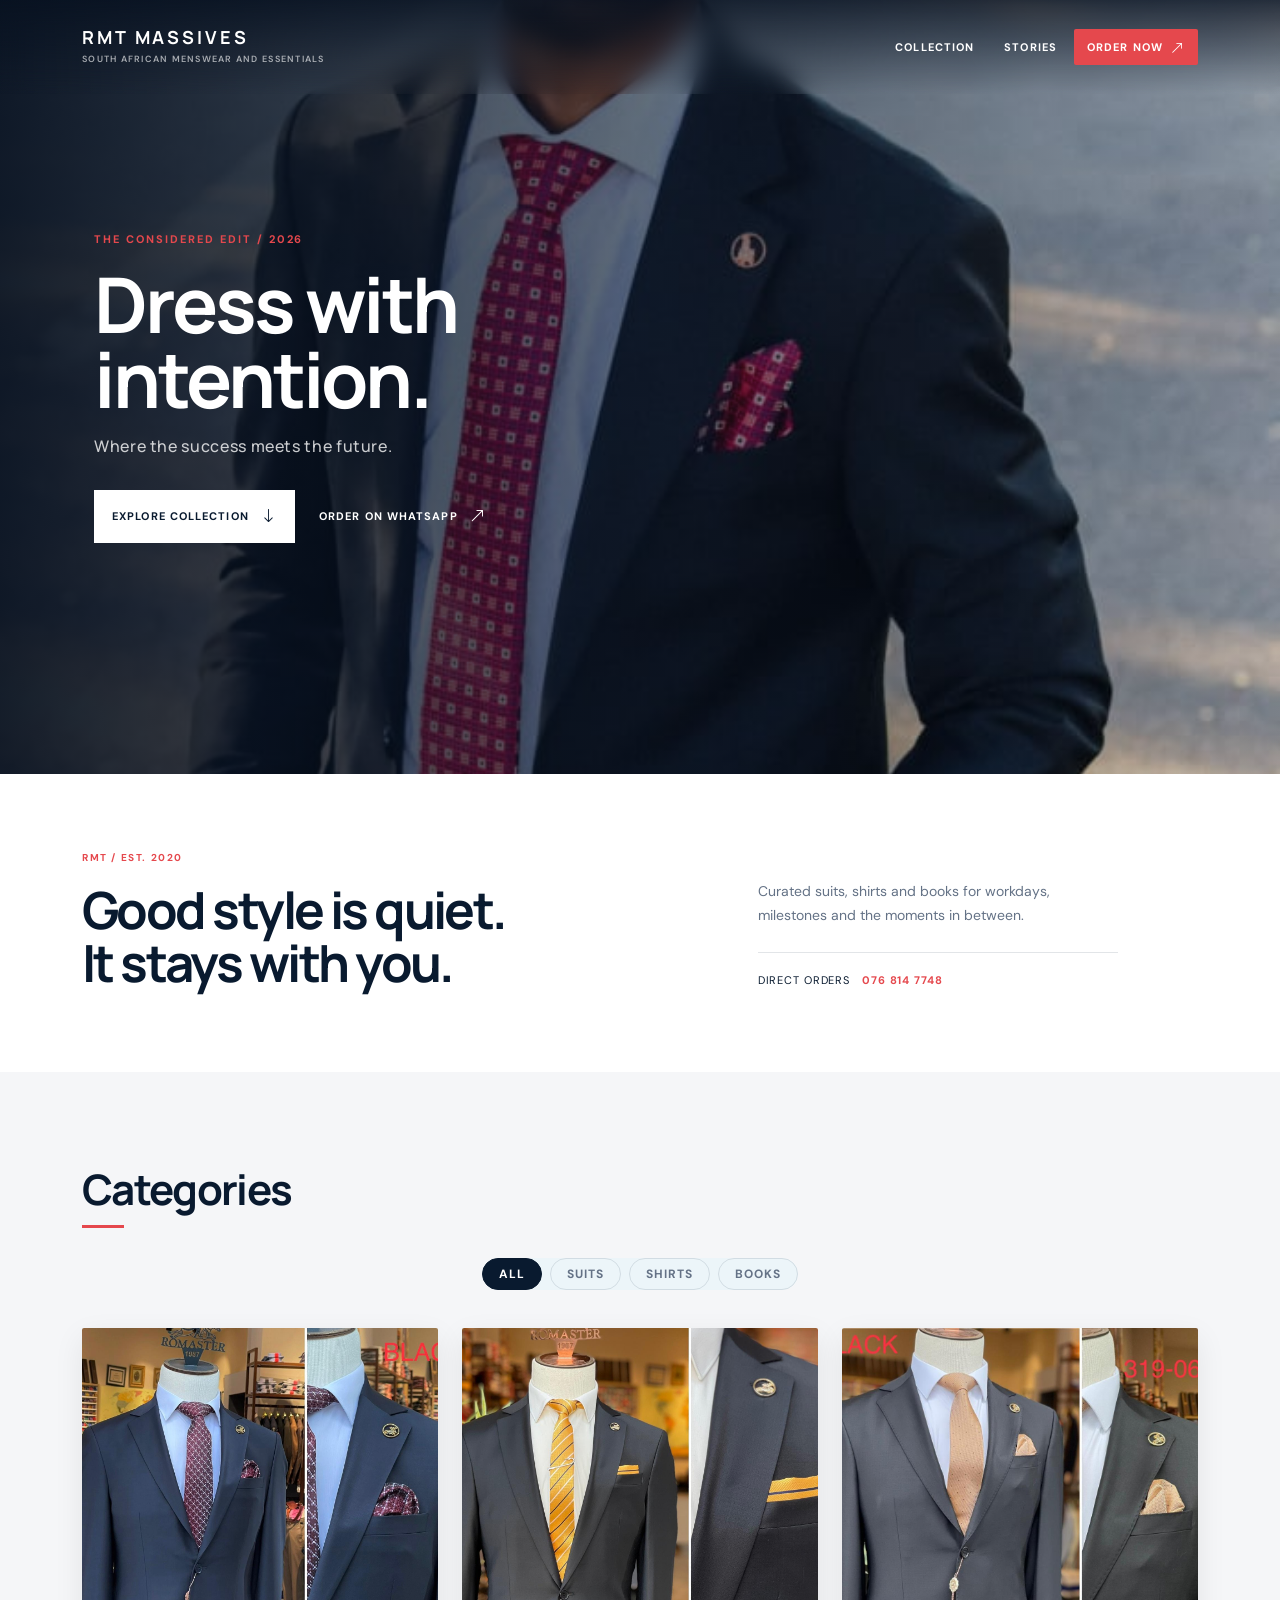
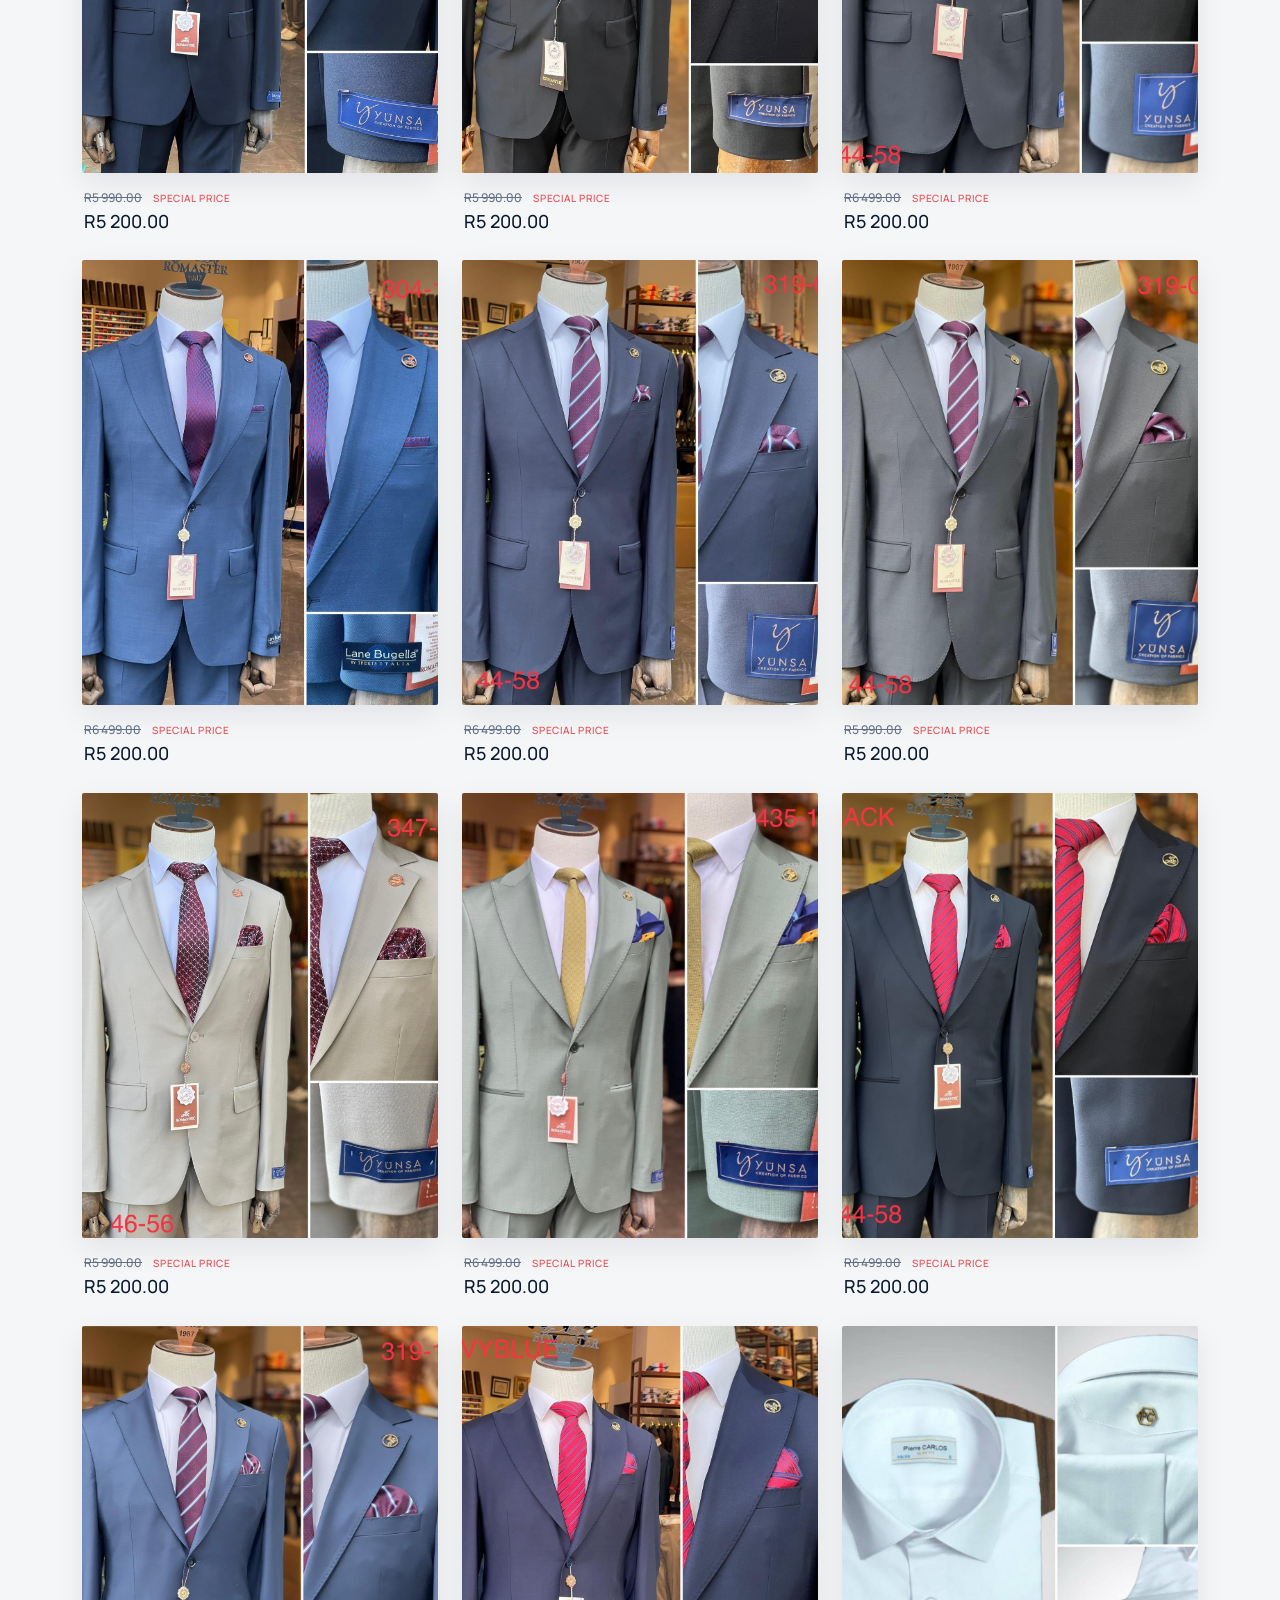
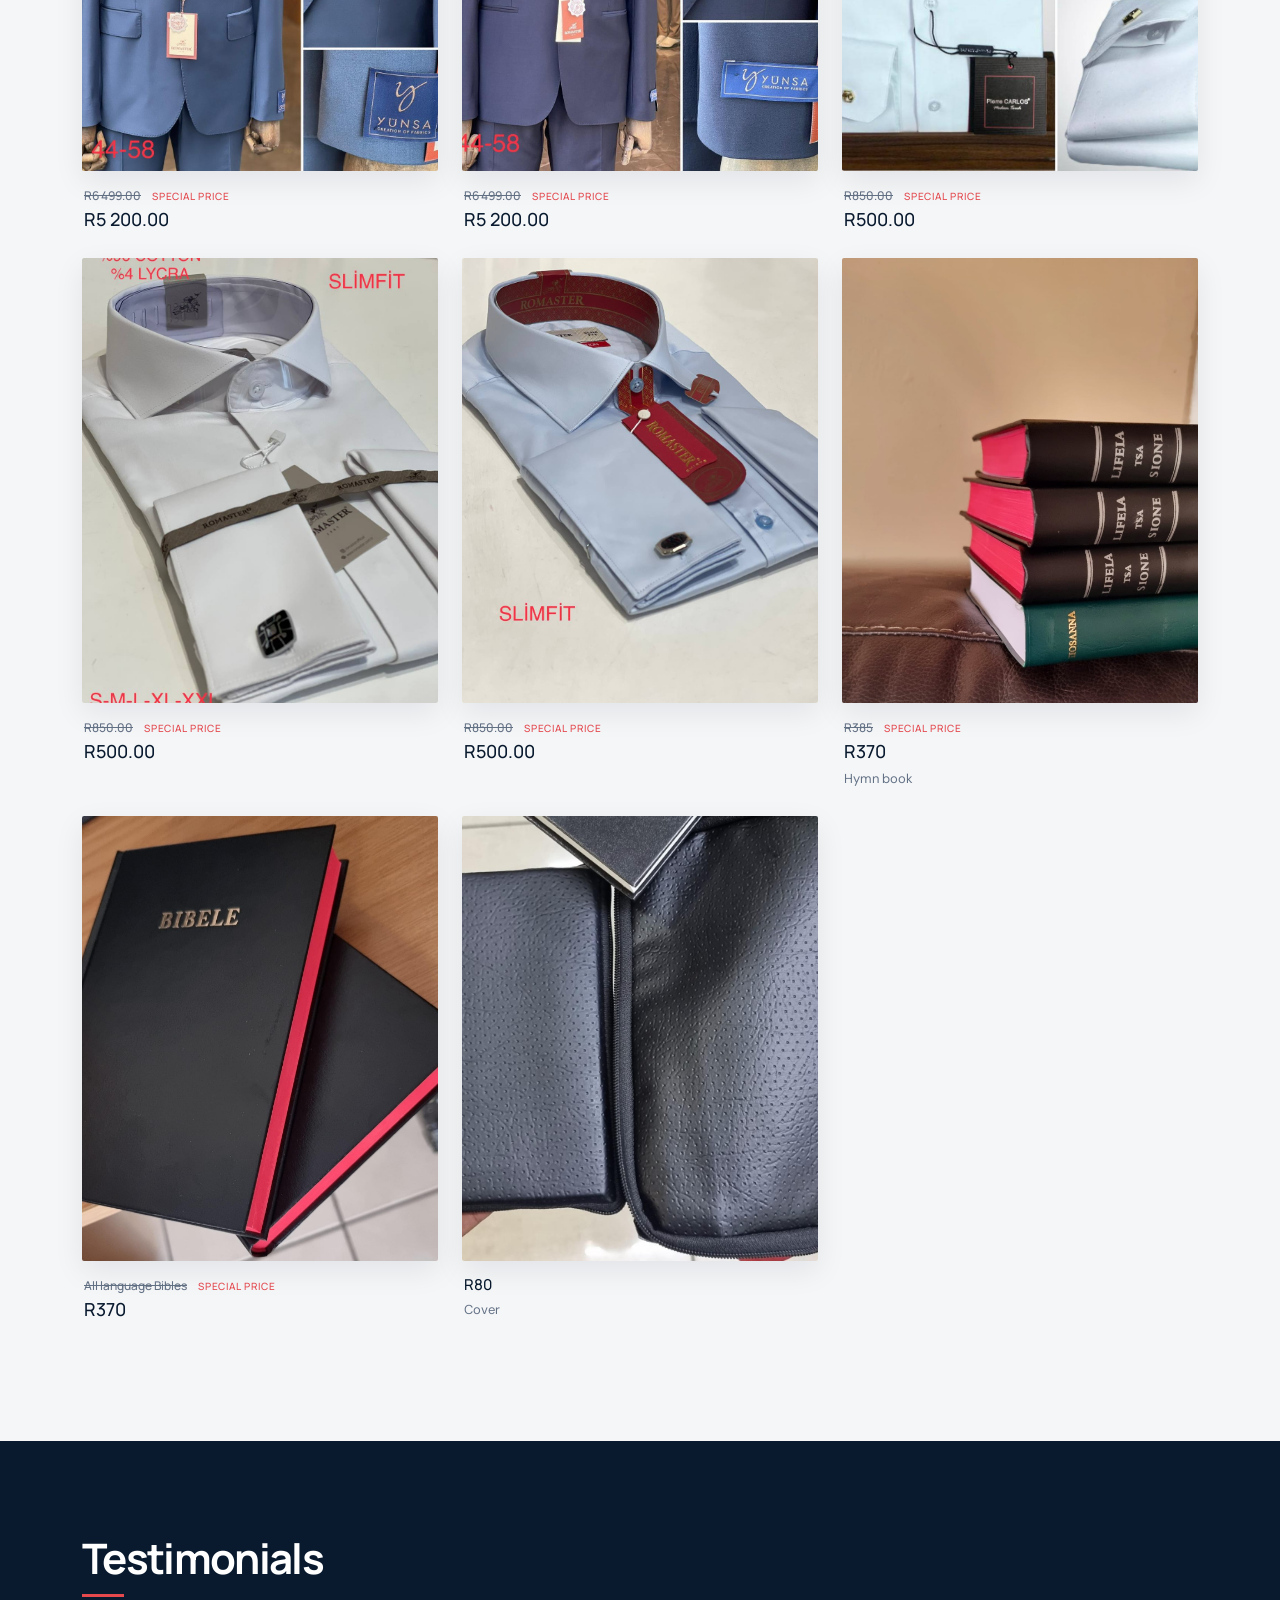
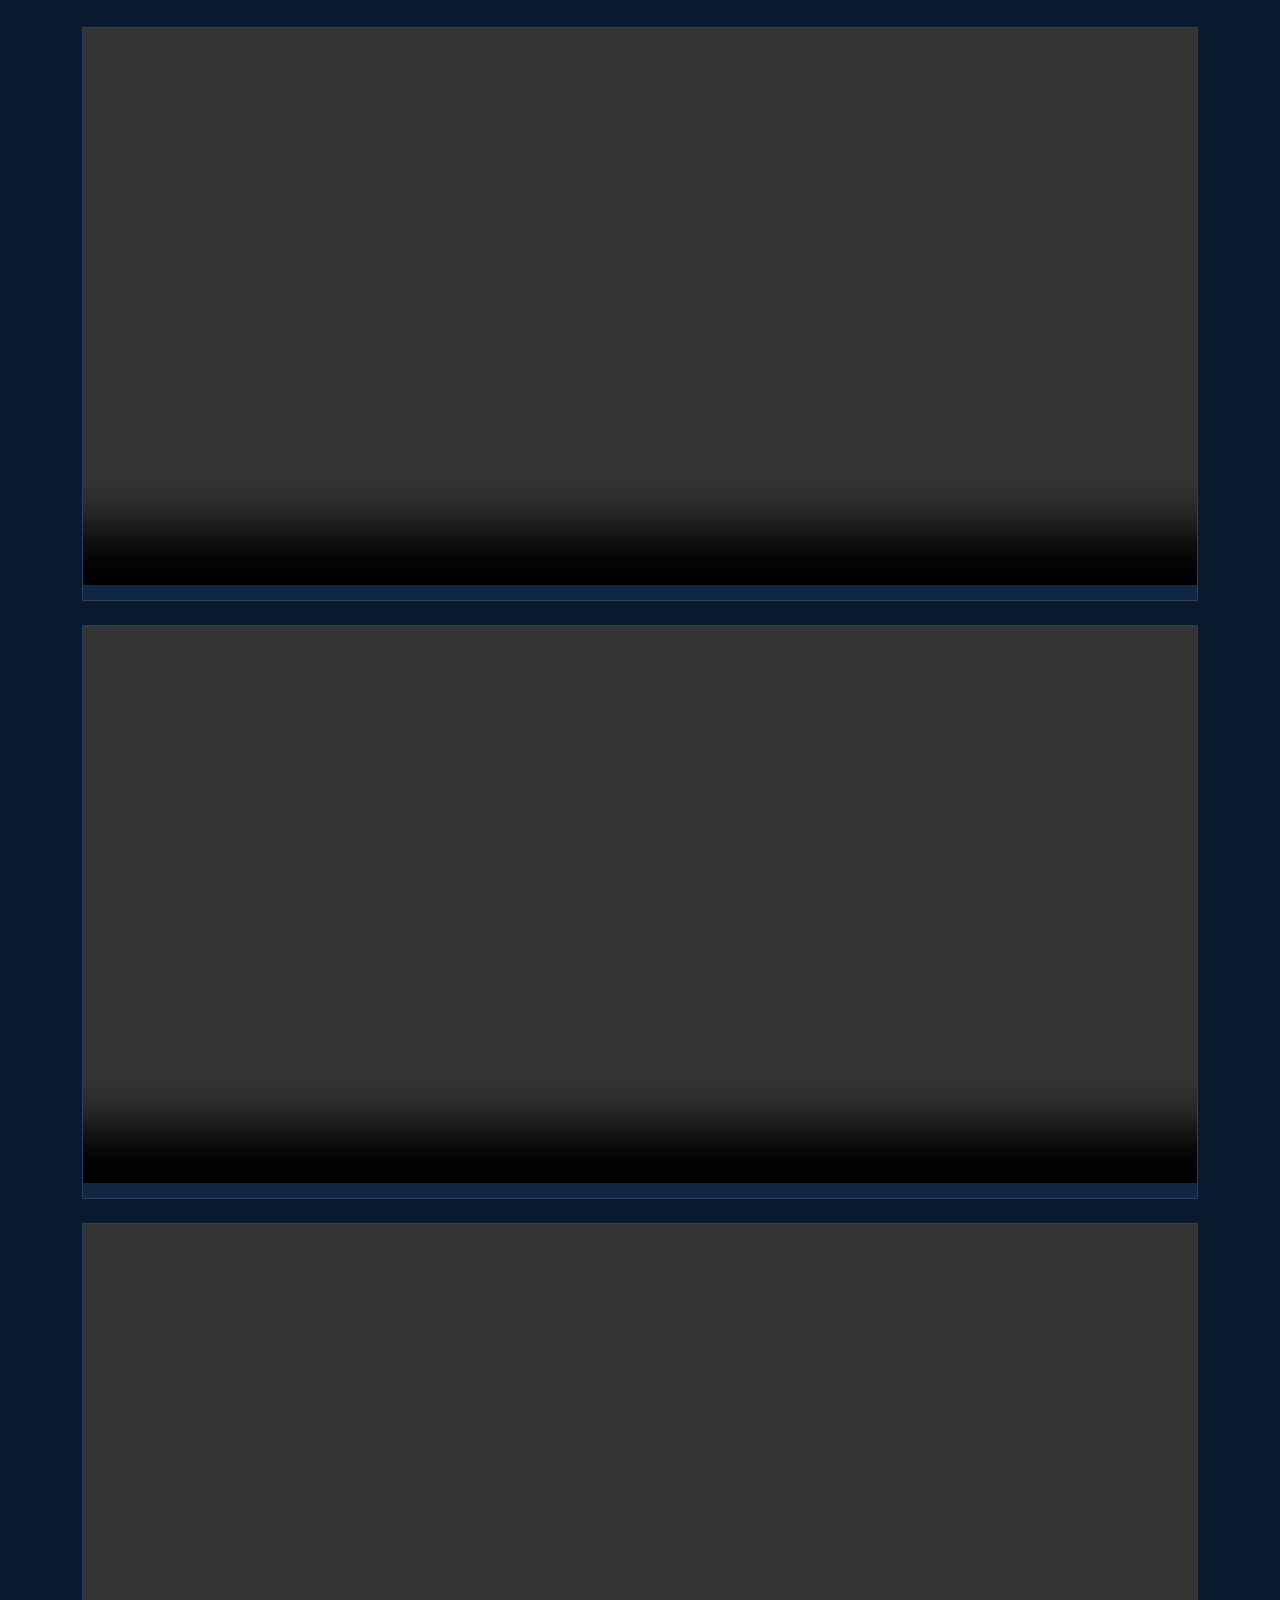
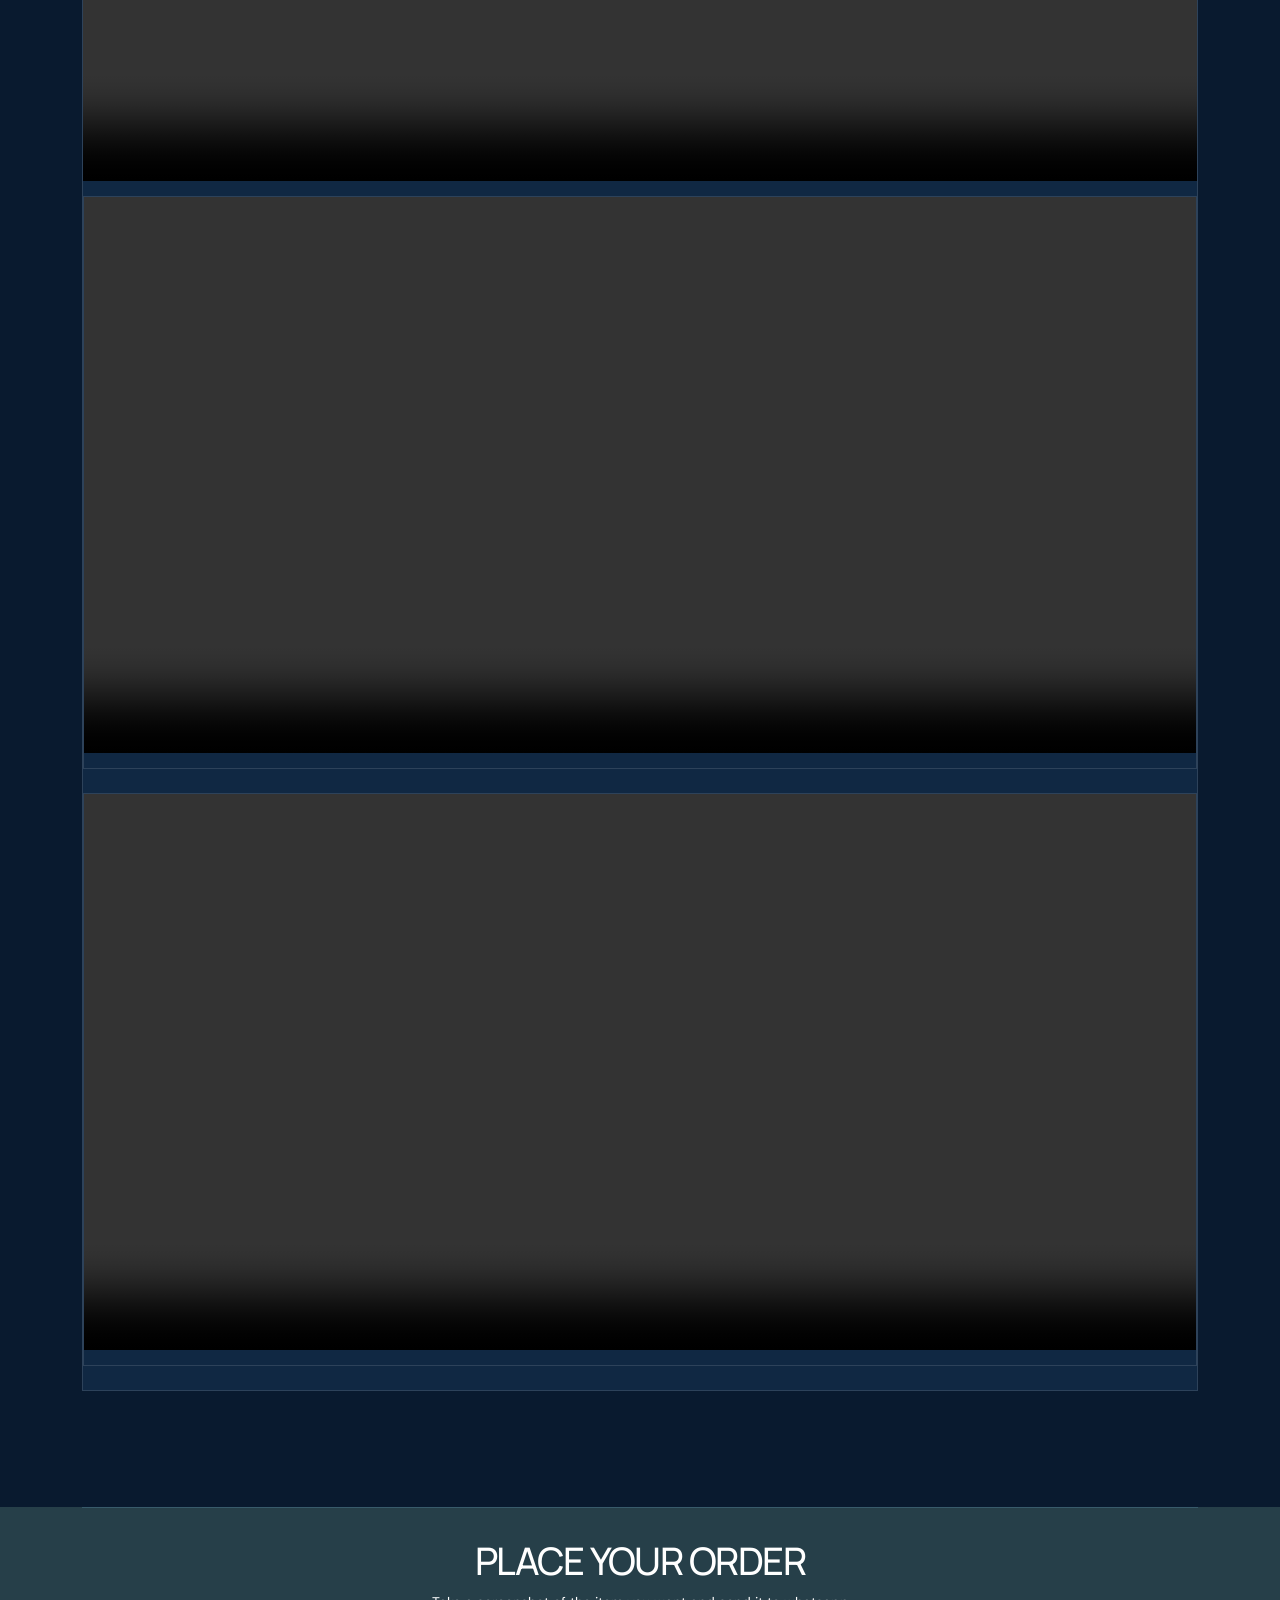
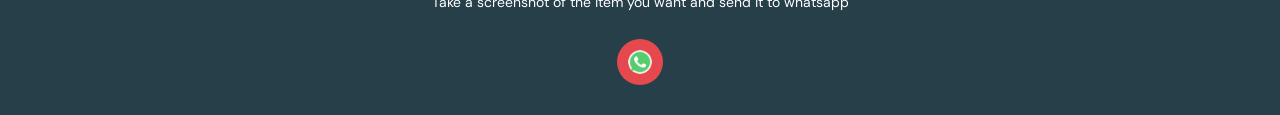
<file: rmt-massives/index.html>
<!DOCTYPE html>
<html lang="en">

<head>
  <meta charset="utf-8">
  <meta content="width=device-width, initial-scale=1.0" name="viewport">

  <title>RMT Massives</title>
  <meta content="" name="description">
  <meta content="" name="keywords">

  <!-- Favicons -->

  <!-- Google Fonts -->
  <link href="https://fonts.googleapis.com/css2?family=DM+Sans:wght@400;500;600;700&family=Manrope:wght@400;500;600;700;800&display=swap" rel="stylesheet">

  <!-- Vendor CSS Files -->
  <link href="assets/vendor/aos/aos.css" rel="stylesheet">
  <link href="assets/vendor/bootstrap/css/bootstrap.min.css" rel="stylesheet">
  <link href="assets/vendor/bootstrap-icons/bootstrap-icons.css" rel="stylesheet">
  <link href="assets/vendor/boxicons/css/boxicons.min.css" rel="stylesheet">
  <link href="assets/vendor/glightbox/css/glightbox.min.css" rel="stylesheet">
  <link href="assets/vendor/swiper/swiper-bundle.min.css" rel="stylesheet">

  <!-- Template Main CSS File -->
  <link href="assets/css/style.css" rel="stylesheet">

  <!-- =======================================================
  * Template Name: Squadfree
  * Template URL: https://bootstrapmade.com/squadfree-free-bootstrap-template-creative/
  * Updated: Mar 17 2024 with Bootstrap v5.3.3
  * Author: BootstrapMade.com
  * License: https://bootstrapmade.com/license/
  ======================================================== -->
</head>

<body>

  <!-- ======= Header ======= -->
  <header id="header" class="fixed-top header-transparent">
    <div class="container d-flex align-items-center justify-content-between position-relative">

      <div class="logo">
        <h1 class="text-light mb-0"><a href="index.html"><span>RMT Massives</span></a></h1>
        <!-- Uncomment below if you prefer to use an image logo -->
        
        <!-- <a href="index.html"><img src="assets/img/logo.png" alt="" class="img-fluid"></a>-->

        <p class="text-light">South African menswear and essentials</p>
      </div>

      <nav id="navbar" class="navbar">
        <ul>
          <li><a class="nav-link scrollto" href="#portfolio">Collection</a></li>
          <li><a class="nav-link scrollto" href="#testimonials">Stories</a></li>
          <li><a class="nav-link order-link" href="https://wa.me/+27768147748" target="_blank" rel="noreferrer">Order now <i class="bi bi-arrow-up-right"></i></a></li>
        </ul>
        <i class="bi bi-list mobile-nav-toggle"></i>
      </nav>

  </header><!-- End Header -->



  <!-- ======= Hero Section ======= -->
  <section id="hero">
    <div class="hero-container" data-aos="fade-up">
      <p class="hero-kicker">The considered edit / 2026</p>
      <h1>Dress with<br>intention.</h1>
      <h2>Where the success meets the future.</h2>
      <div class="hero-actions">
        <a class="hero-button" href="#portfolio">Explore collection <i class="bi bi-arrow-down"></i></a>
        <a class="hero-text-link" href="https://wa.me/+27768147748" target="_blank" rel="noreferrer">Order on WhatsApp <i class="bi bi-arrow-up-right"></i></a>
      </div>
    </div>
  </section><!-- End Hero -->

  <section class="intro-strip" aria-label="RMT Massives introduction">
    <div class="container">
      <div class="intro-copy">
        <span class="eyebrow">RMT / EST. 2020</span>
        <h2>Good style is quiet.<br>It stays with you.</h2>
      </div>
      <div class="intro-note">
        <p>Curated suits, shirts and books for workdays, milestones and the moments in between.</p>
        <span class="intro-rule"></span>
        <p class="intro-contact">Direct orders <strong>076 814 7748</strong></p>
      </div>
    </div>
  </section>

    <!-- ======= Portfolio Section ======= -->
    <section id="portfolio" class="portfolio">
      <div class="container">

        <div class="section-title" data-aos="fade-in" data-aos-delay="100">
          <h2>Categories</h2>
        </div>

        <div class="row" data-aos="fade-in">
          <div class="col-lg-12 d-flex justify-content-center">
            <ul id="portfolio-flters">
              <li data-filter="*" class="filter-active">All</li>
              <li data-filter=".filter-suits">Suits</li>
              <li data-filter=".filter-shirts">Shirts</li>
              <li data-filter=".filter-books">Books</li>
              
            </ul>
          </div>
        </div>

        <div class="row portfolio-container" data-aos="fade-up">
           <!-- ======= Suits ======= -->
          <div class="col-lg-4 col-md-6 portfolio-item filter-suits">
            <div class="portfolio-wrap">
              <img src="assets/img/Massive suits/a6fc1ee2-9c34-49f1-a7e3-80b4b7529d6a.JPG" class="img-fluid" alt="">
              <div class="portfolio-links">
                <a href="assets/img/Massive suits/a6fc1ee2-9c34-49f1-a7e3-80b4b7529d6a.JPG" data-gallery="portfolioGallery" class="portfolio-lightbox" title="Previous price: R5 990.00 | Special price: R5 200.00"><i class="bx bx-plus"></i></a>
              </div>

            </div>
            <div class="item-info">
              <h5 class="suit-price">
                <span class="old-price">R5 990.00</span>
                <span class="special-badge">Special price</span>
                <span class="special-price">R5 200.00</span>
              </h5>
            </div>
          </div>

          <div class="col-lg-4 col-md-6 portfolio-item filter-suits">
            <div class="portfolio-wrap">
              <img src="assets/img/Massive suits/6ae02e8c-28e5-4a0b-9078-b299e04e8827.JPG" class="img-fluid" alt="">
              <div class="portfolio-links">
                <a href="assets/img/Massive suits/6ae02e8c-28e5-4a0b-9078-b299e04e8827.JPG" data-gallery="portfolioGallery" class="portfolio-lightbox" title="Previous price: R5 990.00 | Special price: R5 200.00"><i class="bx bx-plus"></i></a>
              </div>
            </div>
            <div class="item-info">
              <h5 class="suit-price">
                <span class="old-price">R5 990.00</span>
                <span class="special-badge">Special price</span>
                <span class="special-price">R5 200.00</span>
              </h5>
            </div>
          </div>

          <div class="col-lg-4 col-md-6 portfolio-item filter-suits">
            <div class="portfolio-wrap">
              <img src="assets/img/Massive suits/6c961d20-7a9a-4762-995b-95ef63664251.JPG" class="img-fluid" alt="">
              <div class="portfolio-links">
                <a href="assets/img/Massive suits/6c961d20-7a9a-4762-995b-95ef63664251.JPG" data-gallery="portfolioGallery" class="portfolio-lightbox" title="Previous price: R6 499.00 | Special price: R5 200.00"><i class="bx bx-plus"></i></a>
              </div>
            </div>
            <div class="item-info">
              <h5 class="suit-price">
                <span class="old-price">R6 499.00</span>
                <span class="special-badge">Special price</span>
                <span class="special-price">R5 200.00</span>
              </h5>
            </div>
          </div>

          <div class="col-lg-4 col-md-6 portfolio-item filter-suits">
            <div class="portfolio-wrap">
              <img src="assets/img/Massive suits/26e5275d-c3b2-495f-907d-8ed1d60fae7a.JPG" class="img-fluid" alt="">
              <div class="portfolio-links">
                <a href="assets/img/Massive suits/26e5275d-c3b2-495f-907d-8ed1d60fae7a.JPG" data-gallery="portfolioGallery" class="portfolio-lightbox" title="Previous price: R6 499.00 | Special price: R5 200.00"><i class="bx bx-plus"></i></a>
              </div>
            </div>
            <div class="item-info">
              <h5 class="suit-price">
                <span class="old-price">R6 499.00</span>
                <span class="special-badge">Special price</span>
                <span class="special-price">R5 200.00</span>
              </h5>
            </div>
          </div>

          <div class="col-lg-4 col-md-6 portfolio-item filter-suits">
            <div class="portfolio-wrap">
              <img src="assets/img/Massive suits/41e5e63c-4702-4304-8783-bb4157609da1.JPG" class="img-fluid" alt="">
              <div class="portfolio-links">
                <a href="assets/img/Massive suits/41e5e63c-4702-4304-8783-bb4157609da1.JPG" data-gallery="portfolioGallery" class="portfolio-lightbox" title="Previous price: R6 499.00 | Special price: R5 200.00"><i class="bx bx-plus"></i></a>
              </div>
            </div>
            <div class="item-info">
              <h5 class="suit-price">
                <span class="old-price">R6 499.00</span>
                <span class="special-badge">Special price</span>
                <span class="special-price">R5 200.00</span>
              </h5>
            </div>
          </div>
          
          <div class="col-lg-4 col-md-6 portfolio-item filter-suits">
            <div class="portfolio-wrap">
              <img src="assets/img/Massive suits/91b52a61-9cdc-4d65-9fd4-525f53738a25.JPG" class="img-fluid" alt="">
              <div class="portfolio-links">
                <a href="assets/img/Massive suits/91b52a61-9cdc-4d65-9fd4-525f53738a25.JPG" data-gallery="portfolioGallery" class="portfolio-lightbox" title="Previous price: R5 990.00 | Special price: R5 200.00"><i class="bx bx-plus"></i></a>
              </div>
            </div>
            <div class="item-info">
              <h5 class="suit-price">
                <span class="old-price">R5 990.00</span>
                <span class="special-badge">Special price</span>
                <span class="special-price">R5 200.00</span>
              </h5>
            </div>
          </div>

          <div class="col-lg-4 col-md-6 portfolio-item filter-suits">
            <div class="portfolio-wrap">
              <img src="assets/img/Massive suits/198701c2-6064-4ef9-bfb7-8f71c1bf2b8e.JPG" class="img-fluid" alt="">
              <div class="portfolio-links">
                <a href="assets/img/Massive suits/198701c2-6064-4ef9-bfb7-8f71c1bf2b8e.JPG" data-gallery="portfolioGallery" class="portfolio-lightbox" title="Previous price: R5 990.00 | Special price: R5 200.00"><i class="bx bx-plus"></i></a>
              </div>
            </div>
            <div class="item-info">
              <h5 class="suit-price">
                <span class="old-price">R5 990.00</span>
                <span class="special-badge">Special price</span>
                <span class="special-price">R5 200.00</span>
              </h5>
            </div>
          </div>
          
          <div class="col-lg-4 col-md-6 portfolio-item filter-suits">
            <div class="portfolio-wrap">
              <img src="assets/img/Massive suits/26622642-3c87-4d8e-8c4e-1a33f5524e20.JPG" class="img-fluid" alt="">
              <div class="portfolio-links">
                <a href="assets/img/Massive suits/26622642-3c87-4d8e-8c4e-1a33f5524e20.JPG" data-gallery="portfolioGallery" class="portfolio-lightbox" title="Previous price: R6 499.00 | Special price: R5 200.00"><i class="bx bx-plus"></i></a>
              </div>
            </div>
            <div class="item-info">
              <h5 class="suit-price">
                <span class="old-price">R6 499.00</span>
                <span class="special-badge">Special price</span>
                <span class="special-price">R5 200.00</span>
              </h5>
            </div>
          </div>

          <div class="col-lg-4 col-md-6 portfolio-item filter-suits">
            <div class="portfolio-wrap">
              <img src="assets/img/Massive suits/b3e71791-1808-41c3-9f13-43ff85922fc9.JPG" class="img-fluid" alt="">
              <div class="portfolio-links">
                <a href="assets/img/Massive suits/b3e71791-1808-41c3-9f13-43ff85922fc9.JPG" data-gallery="portfolioGallery" class="portfolio-lightbox" title="Previous price: R6 499.00 | Special price: R5 200.00"><i class="bx bx-plus"></i></a>
              </div>
            </div>
            <div class="item-info">
              <h5 class="suit-price">
                <span class="old-price">R6 499.00</span>
                <span class="special-badge">Special price</span>
                <span class="special-price">R5 200.00</span>
              </h5>
            </div>
          </div>
          
          <div class="col-lg-4 col-md-6 portfolio-item filter-suits">
            <div class="portfolio-wrap">
              <img src="assets/img/Massive suits/ea02c27b-d67c-4155-b846-f32bb831728c.JPG" class="img-fluid" alt="">
              <div class="portfolio-links">
                <a href="assets/img/Massive suits/ea02c27b-d67c-4155-b846-f32bb831728c.JPG" data-gallery="portfolioGallery" class="portfolio-lightbox" title="Previous price: R6 499.00 | Special price: R5 200.00"><i class="bx bx-plus"></i></a>
              </div>
            </div>
            <div class="item-info">
              <h5 class="suit-price">
                <span class="old-price">R6 499.00</span>
                <span class="special-badge">Special price</span>
                <span class="special-price">R5 200.00</span>
              </h5>
            </div>
          </div>

          <div class="col-lg-4 col-md-6 portfolio-item filter-suits">
            <div class="portfolio-wrap">
              <img src="assets/img/Massive suits/ec9aa364-056a-47e3-953f-dd303043911d.JPG" class="img-fluid" alt="">
              <div class="portfolio-links">
                <a href="assets/img/Massive suits/ec9aa364-056a-47e3-953f-dd303043911d.JPG" data-gallery="portfolioGallery" class="portfolio-lightbox" title="Previous price: R6 499.00 | Special price: R5 200.00"><i class="bx bx-plus"></i></a>
              </div>
            </div>
            <div class="item-info">
              <h5 class="suit-price">
                <span class="old-price">R6 499.00</span>
                <span class="special-badge">Special price</span>
                <span class="special-price">R5 200.00</span>
              </h5>
            </div>
          </div>

          <!-- ======= shirts ======= -->
          
          <div class="col-lg-4 col-md-6 portfolio-item filter-shirts">
            <div class="portfolio-wrap">
              <img src="assets/img/Massive shirts/98b3a3d2-bc63-40bf-b7e1-abd1be62166f.JPG" class="img-fluid" alt="">
              <div class="portfolio-links">
                <a href="assets/img/Massive shirts/98b3a3d2-bc63-40bf-b7e1-abd1be62166f.JPG" data-gallery="portfolioGallery" class="portfolio-lightbox" title="Previous price: R850.00 | Special price: R500.00"><i class="bx bx-plus"></i></a>
              </div>
            </div>
            <div class="item-info">
              <h5 class="suit-price">
                <span class="old-price">R850.00</span>
                <span class="special-badge">Special price</span>
                <span class="special-price">R500.00</span>
              </h5>
            </div>
          </div>

          <div class="col-lg-4 col-md-6 portfolio-item filter-shirts">
            <div class="portfolio-wrap">
              <img src="assets/img/Massive shirts/2df04380-5c2b-4ce3-ae3e-b14fc5910547.JPG" class="img-fluid" alt="">
              <div class="portfolio-links">
                <a href="assets/img/Massive shirts/2df04380-5c2b-4ce3-ae3e-b14fc5910547.JPG" data-gallery="portfolioGallery" class="portfolio-lightbox" title="Previous price: R850.00 | Special price: R500.00"><i class="bx bx-plus"></i></a>
              </div>
            </div>
            <div class="item-info">
              <h5 class="suit-price">
                <span class="old-price">R850.00</span>
                <span class="special-badge">Special price</span>
                <span class="special-price">R500.00</span>
              </h5>
            </div>
          </div>

          <div class="col-lg-4 col-md-6 portfolio-item filter-shirts">
            <div class="portfolio-wrap">
              <img src="assets/img/Massive shirts/26b7cb29-1ab4-4a2f-87d6-fd4ce9b7f433.JPG" class="img-fluid" alt="">
              <div class="portfolio-links">
                <a href="assets/img/Massive shirts/26b7cb29-1ab4-4a2f-87d6-fd4ce9b7f433.JPG" data-gallery="portfolioGallery" class="portfolio-lightbox" title="Previous price: R850.00 | Special price: R500.00"><i class="bx bx-plus"></i></a>
              </div>
            </div>
            <div class="item-info">
              <h5 class="suit-price">
                <span class="old-price">R850.00</span>
                <span class="special-badge">Special price</span>
                <span class="special-price">R500.00</span>
              </h5>
            </div>
          </div>

          

          <!-- ======= books ======= -->

          <div class="col-lg-4 col-md-6 portfolio-item filter-books">
            <div class="portfolio-wrap">
              <img src="assets/img/books/h.JPG" class="img-fluid" alt="">
              <div class="portfolio-links">
                <a href="assets/img/books/h.JPG" data-gallery="portfolioGallery" class="portfolio-lightbox" title="Previous price: R385 | Special price: R370"><i class="bx bx-plus"></i></a>
              </div>
            </div>
            <div class="item-info">
              <h5 class="suit-price">
                <span class="old-price">R385</span>
                <span class="special-badge">Special price</span>
                <span class="special-price">R370</span>
              </h5>
              <p>Hymn book</p>
            </div>
          </div>

          <div class="col-lg-4 col-md-6 portfolio-item filter-books">
            <div class="portfolio-wrap">
              <img src="assets/img/books/b.JPG" class="img-fluid" alt="">
              <div class="portfolio-links">
                <a href="assets/img/books/b.JPG" data-gallery="portfolioGallery" class="portfolio-lightbox" title="All language Bibles | Special price: R370"><i class="bx bx-plus"></i></a>
              </div>
            </div>
            <div class="item-info">
              <h5 class="suit-price">
                <span class="old-price">All language Bibles</span>
                <span class="special-badge">Special price</span>
                <span class="special-price">R370</span>
              </h5>
            </div>
          </div>

          

          <div class="col-lg-4 col-md-6 portfolio-item filter-books">
            <div class="portfolio-wrap">
              <img src="assets/img/books/c.JPG" class="img-fluid" alt="">
              <div class="portfolio-links">
                <a href="assets/img/books/c.JPG" data-gallery="portfolioGallery" class="portfolio-lightbox" title="R80" ><i class="bx bx-plus"></i></a>
              </div>
            </div>
            <div class="item-info">
              <h5>R80</h5>
              <p>Cover</p>
            </div>
          </div>

          

        </div>

      </div>
    </section><!-- End Portfolio Section -->



    <!-- ======= Testimonials Section ======= -->
    
    <section id="testimonials" class="testimonials section-bg">
      <div class="container">
        <div class="section-title" data-aos="fade-in" data-aos-delay="100">
          <!-- <h1> Stay Dry in Style: Explore Our Waterproof Suit Collection!</h1> -->
          <h2>Testimonials</h2>
          
        </div>

                <!-- Testimonial Item 1 -->
                <div class="testimonial-item">
                  <video controls>
                    <source src="assets/videos/1.mp4" type="video/mp4">
                    Your browser does not support the video tag.
                  </video>
                </div>
                
                <!-- Testimonial Item 2 -->
                <div class="testimonial-item">
                  <video controls>
                    <source src="assets/videos/2.mp4" type="video/mp4">
                    Your browser does not support the video tag.
                  </video>
                </div>

          
              <!-- Testimonial Item 1 -->
              <div class="testimonial-item">
                <video controls width="400" height="300">
                  <source src="assets/videos/4.mp4" type="video/mp4">
                  Your browser does not support the video tag.
                </video>
            
               
        
              <!-- Testimonial Item 4 -->
              <div class="testimonial-item">
                <video controls width="400" height="300">
                  <source src="assets/videos/5.mp4" type="video/mp4">
                  Your browser does not support the video tag.
                </video>
              </div>

              <div class="testimonial-item">
                <video controls width="400" height="300">
                  <source src="assets/videos/6.mp4" type="video/mp4">
                  Your browser does not support the video tag.
                </video>
              </div>
          
          </div>
          <!-- Add more testimonial items as needed -->
    
        </div>
      </div>
    </section>
    
     <!-- ======= End Testimonials ======= -->       

    
  <!-- ======= Footer ======= -->
  <footer id="footer">
    

    <div class="container">
      <div class="copyright">
        <h2>PLACE YOUR ORDER</h2>
        <p>Take a screenshot of the item you want and send it to whatsapp</p>
      </div>
      <div class="credits">
        <!-- All the links in the footer should remain intact. -->
        <!-- You can delete the links only if you purchased the pro version. -->
        <!-- Licensing information: https://bootstrapmade.com/license/ -->
        <a href="https://wa.me/+27768147748" target="_blank" >
          <img src="assets/img/icons/w.png" alt="WhatsApp Icon" width="50" height="50">
        </a>
      </div>
    </div>
  </footer><!-- End Footer -->
  <div id="preloader"></div>
  <a href="#" class="back-to-top d-flex align-items-center justify-content-center"><i class="bi bi-arrow-up-short"></i></a>

  <!-- Vendor JS Files -->
  <script src="assets/vendor/purecounter/purecounter_vanilla.js"></script>
  <script src="assets/vendor/aos/aos.js"></script>
  <script src="assets/vendor/bootstrap/js/bootstrap.bundle.min.js"></script>
  <script src="assets/vendor/glightbox/js/glightbox.min.js"></script>
  <script src="assets/vendor/isotope-layout/isotope.pkgd.min.js"></script>
  <script src="assets/vendor/swiper/swiper-bundle.min.js"></script>
  <script src="assets/vendor/php-email-form/validate.js"></script>
  <!-- Template Main JS File -->
  <script src="assets/js/main.js"></script>

</body>

</html>
</file>
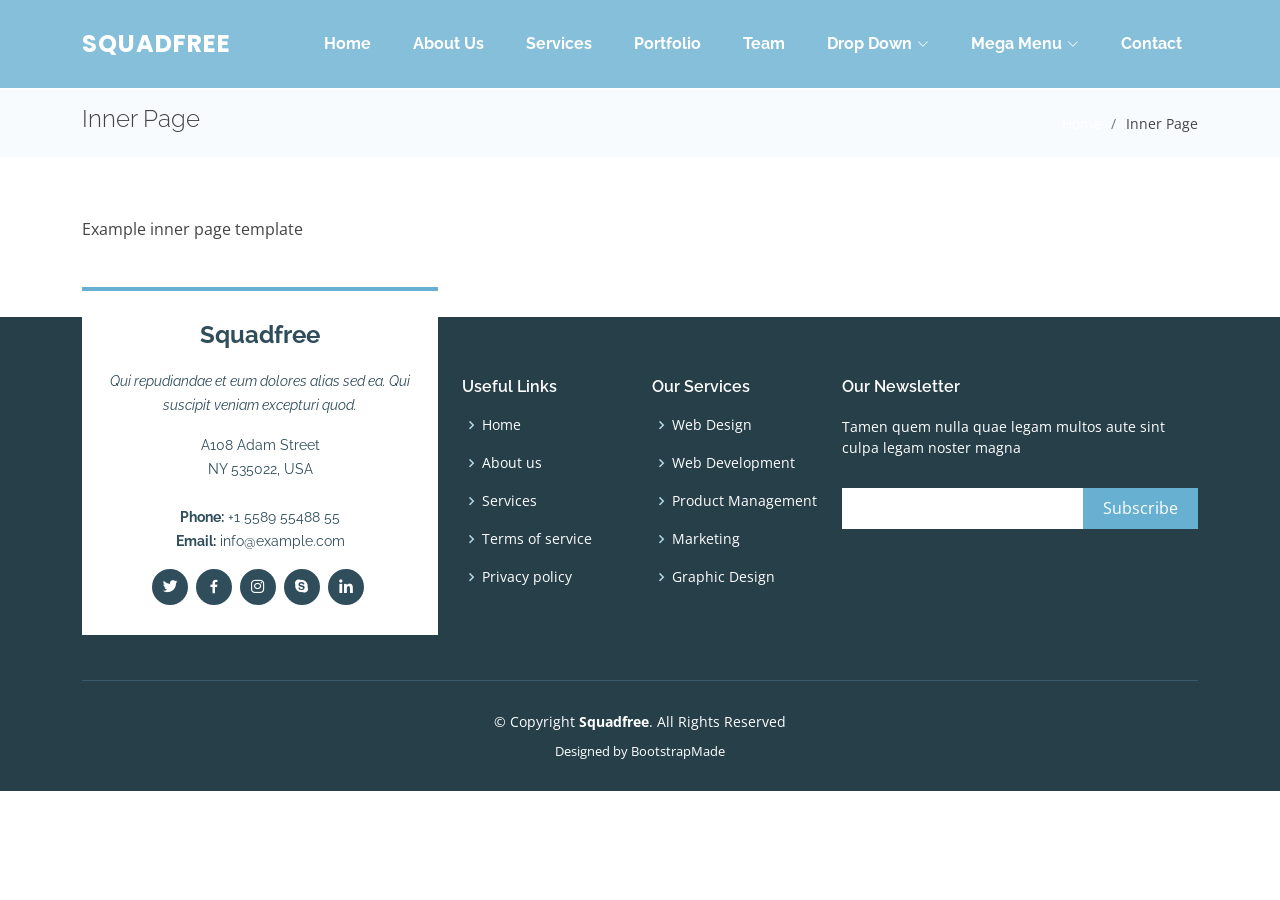
<file: inner-page.html>
<!DOCTYPE html>
<html lang="en">

<head>
  <meta charset="utf-8">
  <meta content="width=device-width, initial-scale=1.0" name="viewport">

  <title>Inner Page - Squadfree Bootstrap Template</title>
  <meta content="" name="description">
  <meta content="" name="keywords">

  <!-- Favicons -->
  <link href="assets/img/favicon.png" rel="icon">
  <link href="assets/img/apple-touch-icon.png" rel="apple-touch-icon">

  <!-- Google Fonts -->
  <link href="https://fonts.googleapis.com/css?family=Open+Sans:300,300i,400,400i,600,600i,700,700i|Raleway:300,300i,400,400i,500,500i,600,600i,700,700i|Poppins:300,300i,400,400i,500,500i,600,600i,700,700i" rel="stylesheet">

  <!-- Vendor CSS Files -->
  <link href="assets/vendor/aos/aos.css" rel="stylesheet">
  <link href="assets/vendor/bootstrap/css/bootstrap.min.css" rel="stylesheet">
  <link href="assets/vendor/bootstrap-icons/bootstrap-icons.css" rel="stylesheet">
  <link href="assets/vendor/boxicons/css/boxicons.min.css" rel="stylesheet">
  <link href="assets/vendor/glightbox/css/glightbox.min.css" rel="stylesheet">
  <link href="assets/vendor/swiper/swiper-bundle.min.css" rel="stylesheet">

  <!-- Template Main CSS File -->
  <link href="assets/css/style.css" rel="stylesheet">

  <!-- =======================================================
  * Template Name: Squadfree
  * Template URL: https://bootstrapmade.com/squadfree-free-bootstrap-template-creative/
  * Updated: Mar 17 2024 with Bootstrap v5.3.3
  * Author: BootstrapMade.com
  * License: https://bootstrapmade.com/license/
  ======================================================== -->
</head>

<body>

  <!-- ======= Header ======= -->
  <header id="header" class="fixed-top ">
    <div class="container d-flex align-items-center justify-content-between position-relative">

      <div class="logo">
        <h1 class="text-light"><a href="index.html"><span>Squadfree</span></a></h1>
        <!-- Uncomment below if you prefer to use an image logo -->
        <!-- <a href="index.html"><img src="assets/img/logo.png" alt="" class="img-fluid"></a>-->
      </div>

      <nav id="navbar" class="navbar">
        <ul>
          <li><a class="nav-link scrollto " href="#hero">Home</a></li>
          <li><a class="nav-link scrollto" href="#about">About Us</a></li>
          <li><a class="nav-link scrollto" href="#services">Services</a></li>
          <li><a class="nav-link scrollto" href="#portfolio">Portfolio</a></li>
          <li><a class="nav-link scrollto" href="#team">Team</a></li>
          <li class="dropdown"><a href="#"><span>Drop Down</span> <i class="bi bi-chevron-down"></i></a>
            <ul>
              <li><a href="#">Drop Down 1</a></li>
              <li class="dropdown"><a href="#"><span>Deep Drop Down</span> <i class="bi bi-chevron-right"></i></a>
                <ul>
                  <li><a href="#">Deep Drop Down 1</a></li>
                  <li><a href="#">Deep Drop Down 2</a></li>
                  <li><a href="#">Deep Drop Down 3</a></li>
                  <li><a href="#">Deep Drop Down 4</a></li>
                  <li><a href="#">Deep Drop Down 5</a></li>
                </ul>
              </li>
              <li><a href="#">Drop Down 2</a></li>
              <li><a href="#">Drop Down 3</a></li>
              <li><a href="#">Drop Down 4</a></li>
            </ul>
          </li>
          <li class="dropdown megamenu"><a href="#"><span>Mega Menu</span> <i class="bi bi-chevron-down"></i></a>
            <ul>
              <li>
                <strong>Column 1</strong>
                <a href="#">Column 1 link 1</a>
                <a href="#">Column 1 link 2</a>
                <a href="#">Column 1 link 3</a>
              </li>
              <li>
                <strong>Column 2</strong>
                <a href="#">Column 2 link 1</a>
                <a href="#">Column 2 link 2</a>
                <a href="#">Column 3 link 3</a>
              </li>
              <li>
                <strong>Column 3</strong>
                <a href="#">Column 3 link 1</a>
                <a href="#">Column 3 link 2</a>
                <a href="#">Column 3 link 3</a>
              </li>
              <li>
                <strong>Column 4</strong>
                <a href="#">Column 4 link 1</a>
                <a href="#">Column 4 link 2</a>
                <a href="#">Column 4 link 3</a>
              </li>
              <li>
                <strong>Column 5</strong>
                <a href="#">Column 5 link 1</a>
                <a href="#">Column 5 link 2</a>
                <a href="#">Column 5 link 3</a>
              </li>
            </ul>
          </li>
          <li><a class="nav-link scrollto" href="#contact">Contact</a></li>
        </ul>
        <i class="bi bi-list mobile-nav-toggle"></i>
      </nav><!-- .navbar -->

    </div>
  </header><!-- End Header -->

  <main id="main">

    <!-- ======= Breadcrumbs Section ======= -->
    <section class="breadcrumbs">
      <div class="container">

        <div class="d-flex justify-content-between align-items-center">
          <h2>Inner Page</h2>
          <ol>
            <li><a href="index.html">Home</a></li>
            <li>Inner Page</li>
          </ol>
        </div>

      </div>
    </section><!-- End Breadcrumbs Section -->

    <section class="inner-page">
      <div class="container">
        <p>
          Example inner page template
        </p>
      </div>
    </section>

  </main><!-- End #main -->

  <!-- ======= Footer ======= -->
  <footer id="footer">
    <div class="footer-top">
      <div class="container">
        <div class="row">

          <div class="col-lg-4 col-md-6">
            <div class="footer-info">
              <h3>Squadfree</h3>
              <p class="pb-3"><em>Qui repudiandae et eum dolores alias sed ea. Qui suscipit veniam excepturi quod.</em></p>
              <p>
                A108 Adam Street <br>
                NY 535022, USA<br><br>
                <strong>Phone:</strong> +1 5589 55488 55<br>
                <strong>Email:</strong> info@example.com<br>
              </p>
              <div class="social-links mt-3">
                <a href="#" class="twitter"><i class="bx bxl-twitter"></i></a>
                <a href="#" class="facebook"><i class="bx bxl-facebook"></i></a>
                <a href="#" class="instagram"><i class="bx bxl-instagram"></i></a>
                <a href="#" class="google-plus"><i class="bx bxl-skype"></i></a>
                <a href="#" class="linkedin"><i class="bx bxl-linkedin"></i></a>
              </div>
            </div>
          </div>

          <div class="col-lg-2 col-md-6 footer-links">
            <h4>Useful Links</h4>
            <ul>
              <li><i class="bx bx-chevron-right"></i> <a href="#">Home</a></li>
              <li><i class="bx bx-chevron-right"></i> <a href="#">About us</a></li>
              <li><i class="bx bx-chevron-right"></i> <a href="#">Services</a></li>
              <li><i class="bx bx-chevron-right"></i> <a href="#">Terms of service</a></li>
              <li><i class="bx bx-chevron-right"></i> <a href="#">Privacy policy</a></li>
            </ul>
          </div>

          <div class="col-lg-2 col-md-6 footer-links">
            <h4>Our Services</h4>
            <ul>
              <li><i class="bx bx-chevron-right"></i> <a href="#">Web Design</a></li>
              <li><i class="bx bx-chevron-right"></i> <a href="#">Web Development</a></li>
              <li><i class="bx bx-chevron-right"></i> <a href="#">Product Management</a></li>
              <li><i class="bx bx-chevron-right"></i> <a href="#">Marketing</a></li>
              <li><i class="bx bx-chevron-right"></i> <a href="#">Graphic Design</a></li>
            </ul>
          </div>

          <div class="col-lg-4 col-md-6 footer-newsletter">
            <h4>Our Newsletter</h4>
            <p>Tamen quem nulla quae legam multos aute sint culpa legam noster magna</p>
            <form action="" method="post">
              <input type="email" name="email"><input type="submit" value="Subscribe">
            </form>

          </div>

        </div>
      </div>
    </div>

    <div class="container">
      <div class="copyright">
        &copy; Copyright <strong><span>Squadfree</span></strong>. All Rights Reserved
      </div>
      <div class="credits">
        <!-- All the links in the footer should remain intact. -->
        <!-- You can delete the links only if you purchased the pro version. -->
        <!-- Licensing information: https://bootstrapmade.com/license/ -->
        <!-- Purchase the pro version with working PHP/AJAX contact form: https://bootstrapmade.com/squadfree-free-bootstrap-template-creative/ -->
        Designed by <a href="https://bootstrapmade.com/">BootstrapMade</a>
      </div>
    </div>
  </footer><!-- End Footer -->

  <a href="#" class="back-to-top d-flex align-items-center justify-content-center"><i class="bi bi-arrow-up-short"></i></a>

  <!-- Vendor JS Files -->
  <script src="assets/vendor/purecounter/purecounter_vanilla.js"></script>
  <script src="assets/vendor/aos/aos.js"></script>
  <script src="assets/vendor/bootstrap/js/bootstrap.bundle.min.js"></script>
  <script src="assets/vendor/glightbox/js/glightbox.min.js"></script>
  <script src="assets/vendor/isotope-layout/isotope.pkgd.min.js"></script>
  <script src="assets/vendor/swiper/swiper-bundle.min.js"></script>
  <script src="assets/vendor/php-email-form/validate.js"></script>

  <!-- Template Main JS File -->
  <script src="assets/js/main.js"></script>

</body>

</html>
</file>
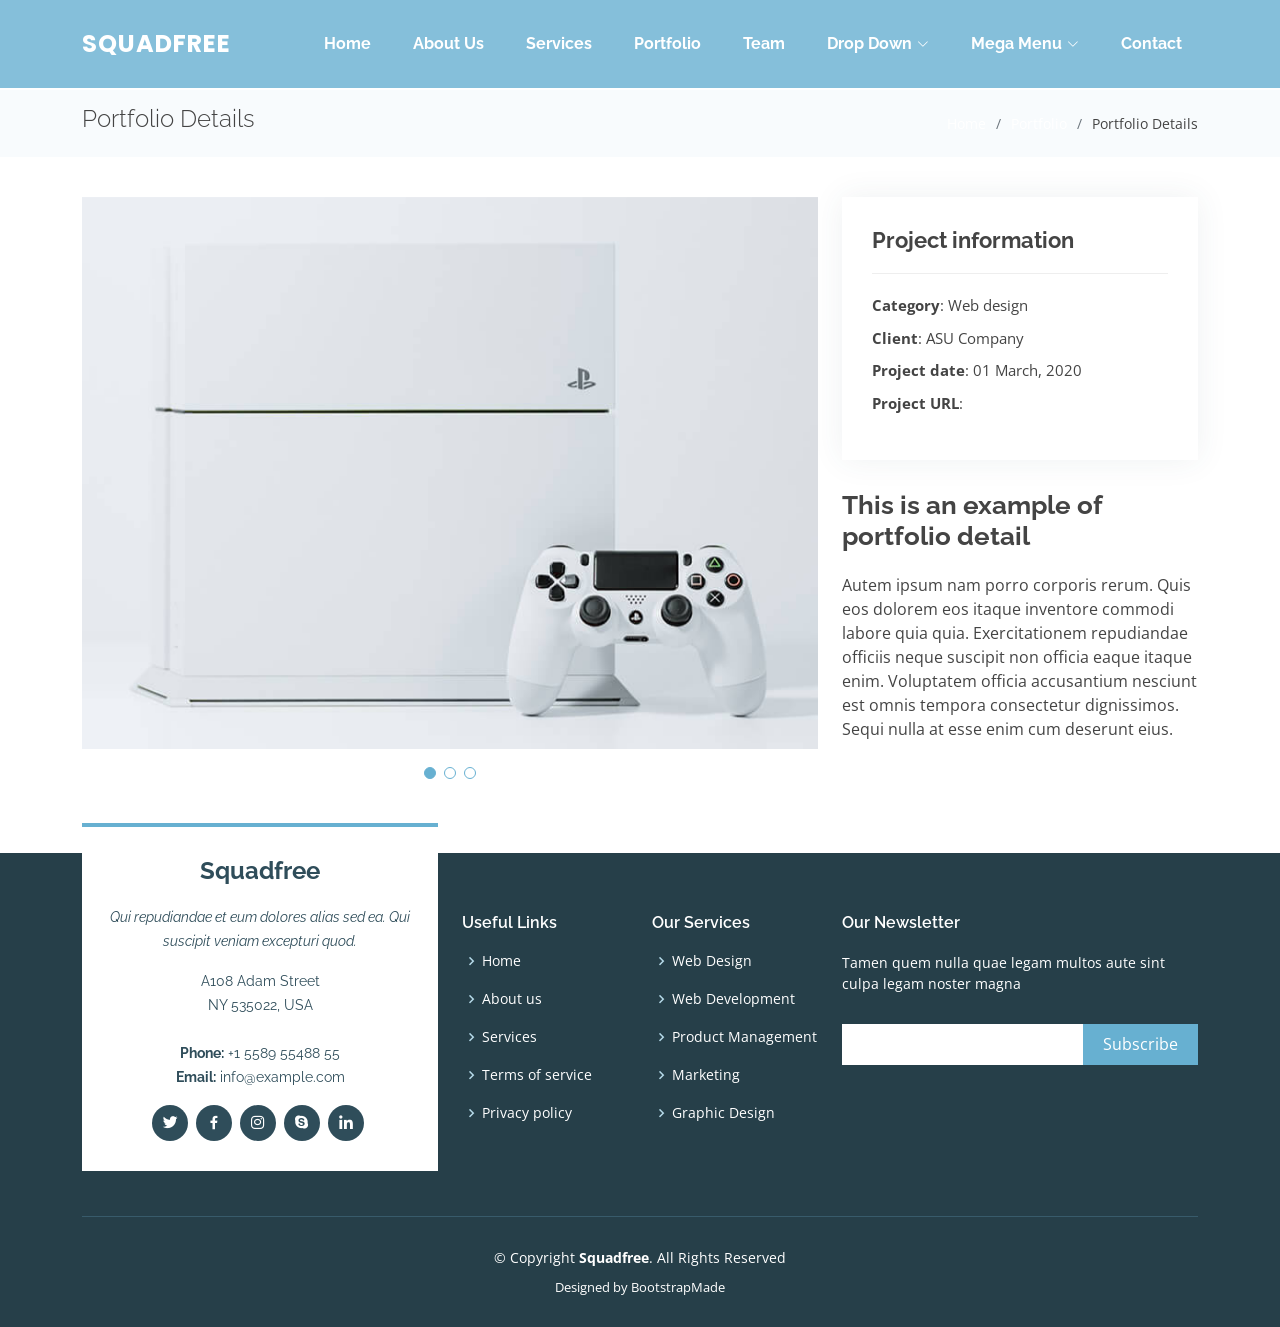
<file: portfolio-details.html>
<!DOCTYPE html>
<html lang="en">

<head>
  <meta charset="utf-8">
  <meta content="width=device-width, initial-scale=1.0" name="viewport">

  <title>Portfolio Details - Squadfree Bootstrap Template</title>
  <meta content="" name="description">
  <meta content="" name="keywords">

  <!-- Favicons -->
  <link href="assets/img/favicon.png" rel="icon">
  <link href="assets/img/apple-touch-icon.png" rel="apple-touch-icon">

  <!-- Google Fonts -->
  <link href="https://fonts.googleapis.com/css?family=Open+Sans:300,300i,400,400i,600,600i,700,700i|Raleway:300,300i,400,400i,500,500i,600,600i,700,700i|Poppins:300,300i,400,400i,500,500i,600,600i,700,700i" rel="stylesheet">

  <!-- Vendor CSS Files -->
  <link href="assets/vendor/aos/aos.css" rel="stylesheet">
  <link href="assets/vendor/bootstrap/css/bootstrap.min.css" rel="stylesheet">
  <link href="assets/vendor/bootstrap-icons/bootstrap-icons.css" rel="stylesheet">
  <link href="assets/vendor/boxicons/css/boxicons.min.css" rel="stylesheet">
  <link href="assets/vendor/glightbox/css/glightbox.min.css" rel="stylesheet">
  <link href="assets/vendor/swiper/swiper-bundle.min.css" rel="stylesheet">

  <!-- Template Main CSS File -->
  <link href="assets/css/style.css" rel="stylesheet">

  <!-- =======================================================
  * Template Name: Squadfree
  * Template URL: https://bootstrapmade.com/squadfree-free-bootstrap-template-creative/
  * Updated: Mar 17 2024 with Bootstrap v5.3.3
  * Author: BootstrapMade.com
  * License: https://bootstrapmade.com/license/
  ======================================================== -->
</head>

<body>

  <!-- ======= Header ======= -->
  <header id="header" class="fixed-top ">
    <div class="container d-flex align-items-center justify-content-between position-relative">

      <div class="logo">
        <h1 class="text-light"><a href="index.html"><span>Squadfree</span></a></h1>
        <!-- Uncomment below if you prefer to use an image logo -->
        <!-- <a href="index.html"><img src="assets/img/logo.png" alt="" class="img-fluid"></a>-->
      </div>

      <nav id="navbar" class="navbar">
        <ul>
          <li><a class="nav-link scrollto " href="#hero">Home</a></li>
          <li><a class="nav-link scrollto" href="#about">About Us</a></li>
          <li><a class="nav-link scrollto" href="#services">Services</a></li>
          <li><a class="nav-link scrollto" href="#portfolio">Portfolio</a></li>
          <li><a class="nav-link scrollto" href="#team">Team</a></li>
          <li class="dropdown"><a href="#"><span>Drop Down</span> <i class="bi bi-chevron-down"></i></a>
            <ul>
              <li><a href="#">Drop Down 1</a></li>
              <li class="dropdown"><a href="#"><span>Deep Drop Down</span> <i class="bi bi-chevron-right"></i></a>
                <ul>
                  <li><a href="#">Deep Drop Down 1</a></li>
                  <li><a href="#">Deep Drop Down 2</a></li>
                  <li><a href="#">Deep Drop Down 3</a></li>
                  <li><a href="#">Deep Drop Down 4</a></li>
                  <li><a href="#">Deep Drop Down 5</a></li>
                </ul>
              </li>
              <li><a href="#">Drop Down 2</a></li>
              <li><a href="#">Drop Down 3</a></li>
              <li><a href="#">Drop Down 4</a></li>
            </ul>
          </li>
          <li class="dropdown megamenu"><a href="#"><span>Mega Menu</span> <i class="bi bi-chevron-down"></i></a>
            <ul>
              <li>
                <strong>Column 1</strong>
                <a href="#">Column 1 link 1</a>
                <a href="#">Column 1 link 2</a>
                <a href="#">Column 1 link 3</a>
              </li>
              <li>
                <strong>Column 2</strong>
                <a href="#">Column 2 link 1</a>
                <a href="#">Column 2 link 2</a>
                <a href="#">Column 3 link 3</a>
              </li>
              <li>
                <strong>Column 3</strong>
                <a href="#">Column 3 link 1</a>
                <a href="#">Column 3 link 2</a>
                <a href="#">Column 3 link 3</a>
              </li>
              <li>
                <strong>Column 4</strong>
                <a href="#">Column 4 link 1</a>
                <a href="#">Column 4 link 2</a>
                <a href="#">Column 4 link 3</a>
              </li>
              <li>
                <strong>Column 5</strong>
                <a href="#">Column 5 link 1</a>
                <a href="#">Column 5 link 2</a>
                <a href="#">Column 5 link 3</a>
              </li>
            </ul>
          </li>
          <li><a class="nav-link scrollto" href="#contact">Contact</a></li>
        </ul>
        <i class="bi bi-list mobile-nav-toggle"></i>
      </nav><!-- .navbar -->

    </div>
  </header><!-- End Header -->

  <main id="main">

    <!-- ======= Breadcrumbs Section ======= -->
    <section class="breadcrumbs">
      <div class="container">

        <div class="d-flex justify-content-between align-items-center">
          <h2>Portfolio Details</h2>
          <ol>
            <li><a href="index.html">Home</a></li>
            <li><a href="portfolio.html">Portfolio</a></li>
            <li>Portfolio Details</li>
          </ol>
        </div>

      </div>
    </section><!-- Breadcrumbs Section -->

    <!-- ======= Portfolio Details Section ======= -->
    <section id="portfolio-details" class="portfolio-details">
      <div class="container">

        <div class="row gy-4">

          <div class="col-lg-8">
            <div class="portfolio-details-slider swiper">
              <div class="swiper-wrapper align-items-center">

                <div class="swiper-slide">
                  <img src="assets/img/portfolio/portfolio-1.jpg" alt="">
                </div>

                <div class="swiper-slide">
                  <img src="assets/img/portfolio/portfolio-2.jpg" alt="">
                </div>

                <div class="swiper-slide">
                  <img src="assets/img/portfolio/portfolio-3.jpg" alt="">
                </div>

              </div>
              <div class="swiper-pagination"></div>
            </div>
          </div>

          <div class="col-lg-4">
            <div class="portfolio-info">
              <h3>Project information</h3>
              <ul>
                <li><strong>Category</strong>: Web design</li>
                <li><strong>Client</strong>: ASU Company</li>
                <li><strong>Project date</strong>: 01 March, 2020</li>
                <li><strong>Project URL</strong>: <a href="#">www.example.com</a></li>
              </ul>
            </div>
            <div class="portfolio-description">
              <h2>This is an example of portfolio detail</h2>
              <p>
                Autem ipsum nam porro corporis rerum. Quis eos dolorem eos itaque inventore commodi labore quia quia. Exercitationem repudiandae officiis neque suscipit non officia eaque itaque enim. Voluptatem officia accusantium nesciunt est omnis tempora consectetur dignissimos. Sequi nulla at esse enim cum deserunt eius.
              </p>
            </div>
          </div>

        </div>

      </div>
    </section><!-- End Portfolio Details Section -->

  </main><!-- End #main -->

  <!-- ======= Footer ======= -->
  <footer id="footer">
    <div class="footer-top">
      <div class="container">
        <div class="row">

          <div class="col-lg-4 col-md-6">
            <div class="footer-info">
              <h3>Squadfree</h3>
              <p class="pb-3"><em>Qui repudiandae et eum dolores alias sed ea. Qui suscipit veniam excepturi quod.</em></p>
              <p>
                A108 Adam Street <br>
                NY 535022, USA<br><br>
                <strong>Phone:</strong> +1 5589 55488 55<br>
                <strong>Email:</strong> info@example.com<br>
              </p>
              <div class="social-links mt-3">
                <a href="#" class="twitter"><i class="bx bxl-twitter"></i></a>
                <a href="#" class="facebook"><i class="bx bxl-facebook"></i></a>
                <a href="#" class="instagram"><i class="bx bxl-instagram"></i></a>
                <a href="#" class="google-plus"><i class="bx bxl-skype"></i></a>
                <a href="#" class="linkedin"><i class="bx bxl-linkedin"></i></a>
              </div>
            </div>
          </div>

          <div class="col-lg-2 col-md-6 footer-links">
            <h4>Useful Links</h4>
            <ul>
              <li><i class="bx bx-chevron-right"></i> <a href="#">Home</a></li>
              <li><i class="bx bx-chevron-right"></i> <a href="#">About us</a></li>
              <li><i class="bx bx-chevron-right"></i> <a href="#">Services</a></li>
              <li><i class="bx bx-chevron-right"></i> <a href="#">Terms of service</a></li>
              <li><i class="bx bx-chevron-right"></i> <a href="#">Privacy policy</a></li>
            </ul>
          </div>

          <div class="col-lg-2 col-md-6 footer-links">
            <h4>Our Services</h4>
            <ul>
              <li><i class="bx bx-chevron-right"></i> <a href="#">Web Design</a></li>
              <li><i class="bx bx-chevron-right"></i> <a href="#">Web Development</a></li>
              <li><i class="bx bx-chevron-right"></i> <a href="#">Product Management</a></li>
              <li><i class="bx bx-chevron-right"></i> <a href="#">Marketing</a></li>
              <li><i class="bx bx-chevron-right"></i> <a href="#">Graphic Design</a></li>
            </ul>
          </div>

          <div class="col-lg-4 col-md-6 footer-newsletter">
            <h4>Our Newsletter</h4>
            <p>Tamen quem nulla quae legam multos aute sint culpa legam noster magna</p>
            <form action="" method="post">
              <input type="email" name="email"><input type="submit" value="Subscribe">
            </form>

          </div>

        </div>
      </div>
    </div>

    <div class="container">
      <div class="copyright">
        &copy; Copyright <strong><span>Squadfree</span></strong>. All Rights Reserved
      </div>
      <div class="credits">
        <!-- All the links in the footer should remain intact. -->
        <!-- You can delete the links only if you purchased the pro version. -->
        <!-- Licensing information: https://bootstrapmade.com/license/ -->
        <!-- Purchase the pro version with working PHP/AJAX contact form: https://bootstrapmade.com/squadfree-free-bootstrap-template-creative/ -->
        Designed by <a href="https://bootstrapmade.com/">BootstrapMade</a>
      </div>
    </div>
  </footer><!-- End Footer -->

  <a href="#" class="back-to-top d-flex align-items-center justify-content-center"><i class="bi bi-arrow-up-short"></i></a>

  <!-- Vendor JS Files -->
  <script src="assets/vendor/purecounter/purecounter_vanilla.js"></script>
  <script src="assets/vendor/aos/aos.js"></script>
  <script src="assets/vendor/bootstrap/js/bootstrap.bundle.min.js"></script>
  <script src="assets/vendor/glightbox/js/glightbox.min.js"></script>
  <script src="assets/vendor/isotope-layout/isotope.pkgd.min.js"></script>
  <script src="assets/vendor/swiper/swiper-bundle.min.js"></script>
  <script src="assets/vendor/php-email-form/validate.js"></script>

  <!-- Template Main JS File -->
  <script src="assets/js/main.js"></script>

</body>

</html>
</file>
<file: rmt-massives/assets/css/style.css>
/**
* Template Name: Squadfree
* Template URL: https://bootstrapmade.com/squadfree-free-bootstrap-template-creative/
* Updated: Mar 17 2024 with Bootstrap v5.3.3
* Author: BootstrapMade.com
* License: https://bootstrapmade.com/license/
*/

/*--------------------------------------------------------------
# General
--------------------------------------------------------------*/
body {
  font-family: "Open Sans", sans-serif;
  color: #444444;
}

a {
  text-decoration: none;
  color: #ffffff;
}

a:hover {
  color: #8ec4dd;
  text-decoration: none;
}

h1,
h2,
h3,
h4,
h5,
h6 {
  font-family: "Raleway", sans-serif;
}

#main {
  margin-top: 90px;
}

/*--------------------------------------------------------------
# Back to top button
--------------------------------------------------------------*/
.back-to-top {
  position: fixed;
  visibility: hidden;
  opacity: 0;
  right: 15px;
  bottom: 15px;
  z-index: 998;
  background: #67b0d1;
  width: 40px;
  height: 40px;
  border-radius: 50px;
  transition: all 0.4s;
}

.back-to-top i {
  font-size: 24px;
  color: #fff;
  line-height: 0;
}

.back-to-top:hover {
  background: #86c0da;
  color: #fff;
}

.back-to-top.active {
  visibility: visible;
  opacity: 1;
}

/*--------------------------------------------------------------
# Disable aos animation delay on mobile devices
--------------------------------------------------------------*/
@media screen and (max-width: 768px) {
  [data-aos-delay] {
    transition-delay: 0 !important;
  }
}

/*--------------------------------------------------------------
# Header
--------------------------------------------------------------*/
#header {
  transition: all 0.5s;
  z-index: 997;
  transition: all 0.5s;
  padding: 24px 0;
  background: rgba(103, 176, 209, 0.8);
}

#header.header-transparent {
  background: transparent;
}

#header.header-scrolled {
  background: rgba(55, 142, 181, 0.9);
  padding: 12px;
}

#header .logo h1 {
  font-size: 24px;
  margin: 0;
  line-height: 1;
  font-weight: 700;
  letter-spacing: 1px;
  font-family: "Poppins", sans-serif;
  text-transform: uppercase;
}

#header .logo h1 a,
#header .logo h1 a:hover {
  color: #fff;
  text-decoration: none;
}

#header .logo img {
  padding: 0;
  margin: 0;
  max-height: 40px;
}

@media (max-width: 768px) {
  #header.header-scrolled {
    padding: 15px 0;
  }
}

/*--------------------------------------------------------------
# Navigation Menu
--------------------------------------------------------------*/
/**
* Desktop Navigation 
*/
.navbar {
  padding: 0;
  position: static;
}

.navbar ul {
  margin: 0;
  padding: 0;
  display: flex;
  list-style: none;
  align-items: center;
}

.navbar li {
  position: relative;
}

.navbar a,
.navbar a:focus {
  display: flex;
  align-items: center;
  justify-content: space-between;
  padding: 8px 16px;
  margin-left: 10px;
  font-family: "Raleway", sans-serif;
  font-size: 16px;
  font-weight: 700;
  color: #fff;
  white-space: nowrap;
  transition: 0.3s;
}

.navbar a i,
.navbar a:focus i {
  font-size: 12px;
  line-height: 0;
  margin-left: 5px;
}

.navbar a:hover,
.navbar .active,
.navbar .active:focus,
.navbar li:hover>a {
  background: rgba(255, 255, 255, 0.2);
}

.navbar .dropdown ul {
  display: block;
  position: absolute;
  left: 10px;
  top: calc(100% + 30px);
  margin: 0;
  padding: 10px 0;
  z-index: 99;
  opacity: 0;
  visibility: hidden;
  background: #fff;
  box-shadow: 0px 0px 30px rgba(127, 137, 161, 0.25);
  transition: 0.3s;
}

.navbar .dropdown ul li {
  min-width: 200px;
}

.navbar .dropdown ul a {
  padding: 10px 20px;
  font-size: 15px;
  text-transform: none;
  font-weight: 600;
  color: #2f4d5a;
}

.navbar .dropdown ul a i {
  font-size: 12px;
}

.navbar .dropdown ul a:hover,
.navbar .dropdown ul .active:hover,
.navbar .dropdown ul li:hover>a {
  color: #67b0d1;
}

.navbar .dropdown:hover>ul {
  opacity: 1;
  top: 100%;
  visibility: visible;
}

.navbar .megamenu {
  position: static;
}

.navbar .megamenu ul {
  margin: 0;
  padding: 10px;
  display: block;
  position: absolute;
  top: 130%;
  left: 0;
  right: 0;
  visibility: hidden;
  opacity: 0;
  display: flex;
  transition: 0.3s;
  border-radius: 4px;
  z-index: 99;
}

.navbar .megamenu ul li {
  flex: 1;
}

.navbar .megamenu ul li strong {
  padding: 10px 0 10px 20px;
  display: block;
}

.navbar .megamenu ul li a,
.navbar .megamenu ul li:hover>a {
  color: rgba(var(--color-white-rgb), 0.5);
  background: none;
  padding: 8px 10px;
}

.navbar .megamenu ul li a:hover,
.navbar .megamenu ul li .active,
.navbar .megamenu ul li .active:hover {
  color: #67b0d1;
}

.navbar .megamenu:hover>ul {
  opacity: 1;
  top: 100%;
  visibility: visible;
}

.navbar .dropdown .dropdown ul {
  top: 0;
  left: calc(100% - 30px);
  visibility: hidden;
}

.navbar .dropdown .dropdown:hover>ul {
  opacity: 1;
  top: 0;
  left: 100%;
  visibility: visible;
}

@media (max-width: 1366px) {
  .navbar .dropdown .dropdown ul {
    left: -90%;
  }

  .navbar .dropdown .dropdown:hover>ul {
    left: -100%;
  }
}

/**
* Mobile Navigation 
*/
.mobile-nav-toggle {
  color: #fff;
  font-size: 28px;
  cursor: pointer;
  display: none;
  line-height: 0;
  transition: 0.5s;
}

@media (max-width: 991px) {
  .mobile-nav-toggle {
    display: block;
  }

  .navbar ul {
    display: none;
  }
}

.navbar-mobile {
  position: fixed;
  overflow: hidden;
  top: 0;
  right: 0;
  left: 0;
  bottom: 0;
  background: rgba(255, 255, 255, 0.9);
  transition: 0.3s;
}

.navbar-mobile .mobile-nav-toggle {
  position: absolute;
  top: 15px;
  right: 15px;
}

.navbar-mobile ul {
  display: block;
  position: absolute;
  top: 55px;
  right: 15px;
  bottom: 15px;
  left: 15px;
  padding: 10px 0;
  background-color: #fff;
  overflow-y: auto;
  transition: 0.3s;
}

.navbar-mobile a,
.navbar-mobile a:focus {
  padding: 10px 20px;
  font-size: 15px;
  color: #ffffff;
}

.navbar-mobile a:hover,
.navbar-mobile .active,
.navbar-mobile li:hover>a {
  color: #ffffff;
}

.navbar-mobile .getstarted,
.navbar-mobile .getstarted:focus {
  margin: 15px;
}

.navbar-mobile .dropdown ul {
  position: static;
  display: none;
  margin: 10px 20px;
  padding: 10px 0;
  z-index: 99;
  opacity: 1;
  visibility: visible;
  background: #fff;
  box-shadow: 0px 0px 30px rgba(127, 137, 161, 0.25);
}

.navbar-mobile .dropdown ul li {
  min-width: 200px;
}

.navbar-mobile .dropdown ul a {
  padding: 10px 20px;
}

.navbar-mobile .dropdown ul a i {
  font-size: 12px;
}

.navbar-mobile .dropdown ul a:hover,
.navbar-mobile .dropdown ul .active:hover,
.navbar-mobile .dropdown ul li:hover>a {
  color: #67b0d1;
}

.navbar-mobile .dropdown>.dropdown-active {
  display: block;
}

.navbar-mobile .megamenu ul li a,
.navbar-mobile .megamenu ul li:hover>a {
  color: rgba(var(--color-white-rgb), 0.5);
  background: none;
}

.navbar-mobile .megamenu ul li a:hover,
.navbar-mobile .megamenu ul li .active,
.navbar-mobile .megamenu ul li .active:hover {
  color: #67b0d1;
}

/*--------------------------------------------------------------
# Hero Section
--------------------------------------------------------------*/
#hero {
  width: 100%;
  height: 100vh;
  background: url("../img/Hero/RocH1.jpg") top center / cover no-repeat;
  background-position: center;
  position: relative;
  margin-bottom: -90px;
}


#hero .hero-container {
  position: absolute;
  bottom: 0;
  top: 0;
  left: 0;
  right: 0;
  display: flex;
  justify-content: center;
  align-items: center;
  flex-direction: column;
  text-align: center;
}

#hero h1 {
  margin: 0 0 10px 0;
  font-size: 64px;
  font-weight: 700;
  line-height: 56px;
  text-transform: uppercase;
  color: #fff;
  text-shadow: -1px 0 2px #2f4d5a;
}

#hero h2 {
  color: #fff;
  margin-bottom: 50px;
  font-size: 20px;
  text-transform: uppercase;
  font-weight: 700;
  text-shadow: -1px 0 2px #2f4d5a;
}

#hero .btn-get-started {
  font-size: 36px;
  display: inline-block;
  padding: 4px 0;
  border-radius: 50px;
  transition: 0.3s ease-in-out;
  margin: 10px;
  width: 64px;
  height: 64px;
  text-align: center;
  border: 2px solid #fff;
  color: #fff;
}

#hero .btn-get-started:hover {
  padding-top: 8px;
  background: rgb(255, 255, 255);
}

@media (min-width: 1024px) {
  #hero {
    background-attachment: fixed;
  }
}

@media (max-width: 768px) {
  #hero h1 {
    font-size: 28px;
    line-height: 36px;
  }

  #hero h2 {
    font-size: 18px;
    line-height: 24px;
    margin-bottom: 30px;
  }
}

/*--------------------------------------------------------------
# Sections General
--------------------------------------------------------------*/
section {
  padding: 60px 0;
  overflow: hidden;
}

.section-bg {
  background-color: #f4f9fc;
}

.section-title {
  text-align: center;
  padding-bottom: 30px;
}

.section-title h2 {
  font-size: 32px;
  font-weight: bold;
  position: relative;
  margin-bottom: 30px;
  color: #2f4d5a;
  z-index: 2;
}

.section-title h2::after {
  content: "";
  position: absolute;
  left: 50%;
  top: 50%;
  transform: translate(-50%, -50%);
  width: 122px;
  height: 66px;
  background: url(../img/section-title-bg.png) no-repeat;
  z-index: -1;
}

.section-title p {
  margin-bottom: 0;
}

/*--------------------------------------------------------------
# Breadcrumbs
--------------------------------------------------------------*/
.breadcrumbs {
  padding: 15px 0;
  background-color: #f8fbfd;
  min-height: 40px;
}

.breadcrumbs h2 {
  font-size: 24px;
  font-weight: 300;
}

.breadcrumbs ol {
  display: flex;
  flex-wrap: wrap;
  list-style: none;
  padding: 0;
  margin: 0;
  font-size: 14px;
}

.breadcrumbs ol li+li {
  padding-left: 10px;
}

.breadcrumbs ol li+li::before {
  display: inline-block;
  padding-right: 10px;
  color: #6c757d;
  content: "/";
}

@media (max-width: 768px) {
  .breadcrumbs .d-flex {
    display: block !important;
  }

  .breadcrumbs ol {
    display: block;
  }

  .breadcrumbs ol li {
    display: inline-block;
  }
}

/*--------------------------------------------------------------
# About
--------------------------------------------------------------*/
.about {
  background: url("../img/about-bg.jpg") center center no-repeat;
  background-size: cover;
  padding: 60px 0;
  position: relative;
}

.about::before {
  content: "";
  position: absolute;
  left: 0;
  right: 0;
  top: 0;
  bottom: 0;
  background: rgba(255, 255, 255, 0.75);
  z-index: 9;
}

.about .container {
  position: relative;
  z-index: 10;
}

.about .content {
  padding: 30px 30px 30px 0;
}

.about .content h3 {
  font-weight: 700;
  font-size: 34px;
  color: #2f4d5a;
  margin-bottom: 30px;
}

.about .content p {
  margin-bottom: 30px;
}

.about .content .about-btn {
  display: inline-block;
  background: #67b0d1;
  padding: 6px 44px 8px 30px;
  color: #fff;
  border-radius: 50px;
  transition: 0.3s;
  position: relative;
}

.about .content .about-btn i {
  font-size: 18px;
  position: absolute;
  right: 18px;
  top: 9px;
}

.about .content .about-btn:hover {
  background: #7bbad7;
}

.about .icon-boxes .icon-box {
  margin-top: 30px;
}

.about .icon-boxes .icon-box i {
  font-size: 40px;
  color: #67b0d1;
  margin-bottom: 10px;
}

.about .icon-boxes .icon-box h4 {
  font-size: 20px;
  font-weight: 700;
  margin: 0 0 10px 0;
}

.about .icon-boxes .icon-box p {
  font-size: 15px;
  color: #848484;
}

@media (max-width: 1200px) {
  .about .content {
    padding-right: 0;
  }
}

@media (max-width: 768px) {
  .about {
    text-align: center;
  }
}

/*--------------------------------------------------------------
# Services
--------------------------------------------------------------*/
.services .icon-box {
  padding: 30px;
  position: relative;
  overflow: hidden;
  background: #fff;
  box-shadow: 0 0 29px 0 rgba(68, 88, 144, 0.12);
  transition: all 0.3s ease-in-out;
  border-radius: 8px;
  z-index: 1;
}

.services .icon-box::before {
  content: "";
  position: absolute;
  background: white;
  right: 0;
  left: 0;
  bottom: 0;
  top: 100%;
  transition: all 0.3s;
  z-index: -1;
}

.services .icon-box:hover::before {
  background: #67b0d1;
  top: 0;
  border-radius: 0px;
}

.services .icon {
  margin-bottom: 15px;
}

.services .icon i {
  font-size: 48px;
  line-height: 1;
  color: #67b0d1;
  transition: all 0.3s ease-in-out;
}

.services .title {
  font-weight: 700;
  margin-bottom: 15px;
  font-size: 18px;
}

.services .title a {
  color: #111;
}

.services .description {
  font-size: 15px;
  line-height: 28px;
  margin-bottom: 0;
}

.services .icon-box:hover .title a,
.services .icon-box:hover .description {
  color: #fff;
}

.services .icon-box:hover .icon i {
  color: #fff;
}

/*--------------------------------------------------------------
# Counts
--------------------------------------------------------------*/
.counts {
  padding-bottom: 30px;
}

.counts .count-box {
  padding: 30px;
  width: 100%;
}

.counts .count-box i {
  display: block;
  font-size: 44px;
  color: #67b0d1;
  float: left;
  line-height: 0;
}

.counts .count-box span {
  font-size: 48px;
  line-height: 40px;
  display: block;
  font-weight: 700;
  color: #2f4d5a;
  margin-left: 60px;
}

.counts .count-box p {
  padding: 15px 0 0 0;
  margin: 0 0 0 60px;
  font-family: "Raleway", sans-serif;
  font-size: 14px;
  color: #49788c;
}

.counts .count-box a {
  font-weight: 600;
  display: block;
  margin-top: 20px;
  color: #49788c;
  font-size: 15px;
  font-family: "Poppins", sans-serif;
  transition: ease-in-out 0.3s;
}

.counts .count-box a:hover {
  color: #6e9fb4;
}

/*--------------------------------------------------------------
# Cta
--------------------------------------------------------------*/
.cta {
  background: linear-gradient(rgba(103, 176, 209, 0.8), rgba(103, 176, 209, 0.8)), url("../img/cta-bg.jpg") fixed center center;
  background-size: cover;
  padding: 60px 0;
}

.cta h3 {
  color: #fff;
  font-size: 28px;
  font-weight: 700;
}

.cta p {
  color: #fff;
}

.cta .cta-btn {
  font-family: "Raleway", sans-serif;
  text-transform: uppercase;
  font-weight: 500;
  font-size: 16px;
  letter-spacing: 1px;
  display: inline-block;
  padding: 8px 28px;
  border-radius: 25px;
  transition: 0.5s;
  margin-top: 10px;
  border: 2px solid rgba(255, 255, 255, 0.5);
  color: #fff;
}

.cta .cta-btn:hover {
  border-color: #fff;
}

/*--------------------------------------------------------------
# Portfolio
--------------------------------------------------------------*/
.portfolio .portfolio-item {
  margin-bottom: 30px;
}

.portfolio #portfolio-flters {
  padding: 0;
  margin: 0 auto 35px auto;
  list-style: none;
  text-align: center;
  background: #ecf5f9;
  border-radius: 50px;
  padding: 2px 15px;
}

.portfolio #portfolio-flters li {
  cursor: pointer;
  display: inline-block;
  padding: 10px 15px 8px 15px;
  font-size: 14px;
  font-weight: 600;
  line-height: 1;
  text-transform: uppercase;
  color: #2f4d5a;
  margin-bottom: 5px;
  transition: all 0.3s ease-in-out;
}

.portfolio #portfolio-flters li:hover,
.portfolio #portfolio-flters li.filter-active {
  color: #67b0d1;
}

.portfolio #portfolio-flters li:last-child {
  margin-right: 0;
}

.portfolio .portfolio-wrap {
  transition: 0.3s;
  position: relative;
  overflow: hidden;
  z-index: 1;
}

.portfolio .portfolio-wrap::before {
  content: "";
  background: rgba(255, 255, 255, 0.5);
  position: absolute;
  left: 0;
  right: 0;
  top: 0;
  bottom: 0;
  transition: all ease-in-out 0.3s;
  z-index: 2;
  opacity: 0;
}

.portfolio .portfolio-wrap .portfolio-links {
  opacity: 1;
  left: 0;
  right: 0;
  bottom: -60px;
  z-index: 3;
  position: absolute;
  transition: all ease-in-out 0.3s;
  display: flex;
  justify-content: center;
}

.portfolio .portfolio-wrap .portfolio-links a {
  color: #fff;
  font-size: 28px;
  text-align: center;
  background: rgba(103, 176, 209, 0.75);
  transition: 0.3s;
  width: 50%;
}

.portfolio .portfolio-wrap .portfolio-links a:hover {
  background: rgba(103, 176, 209, 0.95);
}

.portfolio .portfolio-wrap .portfolio-links a+a {
  border-left: 1px solid #8ec4dd;
}

.portfolio .portfolio-wrap:hover::before {
  top: 0;
  left: 0;
  right: 0;
  bottom: 0;
  opacity: 1;
}

.portfolio .portfolio-wrap:hover .portfolio-links {
  opacity: 1;
  bottom: 0;
}

/*--------------------------------------------------------------
# Portfolio Details
--------------------------------------------------------------*/
.portfolio-details {
  padding-top: 40px;
}

.portfolio-details .portfolio-details-slider img {
  width: 100%;
}

.portfolio-details .portfolio-details-slider .swiper-pagination {
  margin-top: 20px;
  position: relative;
}

.portfolio-details .portfolio-details-slider .swiper-pagination .swiper-pagination-bullet {
  width: 12px;
  height: 12px;
  background-color: #fff;
  opacity: 1;
  border: 1px solid #67b0d1;
}

.portfolio-details .portfolio-details-slider .swiper-pagination .swiper-pagination-bullet-active {
  background-color: #67b0d1;
}

.portfolio-details .portfolio-info {
  padding: 30px;
  box-shadow: 0px 0 30px rgba(47, 77, 90, 0.08);
}

.portfolio-details .portfolio-info h3 {
  font-size: 22px;
  font-weight: 700;
  margin-bottom: 20px;
  padding-bottom: 20px;
  border-bottom: 1px solid #eee;
}

.portfolio-details .portfolio-info ul {
  list-style: none;
  padding: 0;
  font-size: 15px;
}

.portfolio-details .portfolio-info ul li+li {
  margin-top: 10px;
}

.portfolio-details .portfolio-description {
  padding-top: 30px;
}

.portfolio-details .portfolio-description h2 {
  font-size: 26px;
  font-weight: 700;
  margin-bottom: 20px;
}

.portfolio-details .portfolio-description p {
  padding: 0;
}

/*--------------------------------------------------------------
# Testimonials
--------------------------------------------------------------*/
.testimonials .testimonial-item {
  box-sizing: content-box;
  text-align: center;
  min-height: 320px;
  position: relative; /* Added */
}

.testimonials .testimonial-item video {
  max-width: 100%; /* Added */
  height: auto; /* Added */
  margin-bottom: 15px; /* Added */
}

/*--------------------------------------------------------------
# Team
--------------------------------------------------------------*/
.team .member {
  text-align: center;
  margin-bottom: 80px;
  position: relative;
}

.team .member .pic {
  overflow: hidden;
}

.team .member .member-info {
  position: absolute;
  top: 85%;
  left: 20px;
  right: 20px;
  background: #fff;
  padding: 20px 0;
  color: #2f4d5a;
  box-shadow: 0px 2px 15px rgba(0, 0, 0, 0.1);
  max-height: 95px;
  overflow: hidden;
  transition: max-height 0.5s ease-in-out;
}

.team .member:hover .member-info {
  max-height: 300px;
}

.team .member h4 {
  font-weight: 700;
  margin-bottom: 10px;
  font-size: 16px;
  color: #2f4d5a;
  position: relative;
  padding-bottom: 10px;
}

.team .member h4::after {
  content: "";
  position: absolute;
  display: block;
  width: 50px;
  height: 1px;
  background: #b1cbd7;
  bottom: 0;
  left: calc(50% - 25px);
}

.team .member span {
  font-style: italic;
  display: block;
  font-size: 13px;
}

.team .member .social {
  margin-top: 15px;
}

.team .member .social a {
  transition: color 0.3s;
  color: #52869d;
}

.team .member .social a:hover {
  color: #67b0d1;
}

.team .member .social i {
  font-size: 16px;
  margin: 0 2px;
}

@media (max-width: 992px) {
  .team .member {
    margin-bottom: 110px;
  }
}

/*--------------------------------------------------------------
# Contact
--------------------------------------------------------------*/
.contact {
  padding-bottom: 80px;
}

.contact .info-box {
  color: #444444;
  background: #fff;
  text-align: center;
  box-shadow: 0 0 30px rgba(214, 215, 216, 0.6);
  padding: 20px 0 30px 0;
}

.contact .info-box i {
  font-size: 32px;
  color: #67b0d1;
  border-radius: 50%;
  padding: 8px;
  border: 2px dotted #f0f7fa;
}

.contact .info-box h3 {
  font-size: 20px;
  color: #777777;
  font-weight: 700;
  margin: 10px 0;
}

.contact .info-box p {
  padding: 0;
  line-height: 24px;
  font-size: 14px;
  margin-bottom: 0;
}

.contact .php-email-form {
  box-shadow: 0 0 30px rgba(214, 215, 216, 0.6);
  padding: 30px;
  background: #fff;
}

.contact .php-email-form .error-message {
  display: none;
  color: #fff;
  background: #ed3c0d;
  text-align: left;
  padding: 15px;
  font-weight: 600;
}

.contact .php-email-form .error-message br+br {
  margin-top: 25px;
}

.contact .php-email-form .sent-message {
  display: none;
  color: #fff;
  background: #18d26e;
  text-align: center;
  padding: 15px;
  font-weight: 600;
}

.contact .php-email-form .loading {
  display: none;
  background: #fff;
  text-align: center;
  padding: 15px;
}

.contact .php-email-form .loading:before {
  content: "";
  display: inline-block;
  border-radius: 50%;
  width: 24px;
  height: 24px;
  margin: 0 10px -6px 0;
  border: 3px solid #18d26e;
  border-top-color: #eee;
  animation: animate-loading 1s linear infinite;
}

.contact .php-email-form input,
.contact .php-email-form textarea {
  border-radius: 0;
  box-shadow: none;
  font-size: 14px;
}

.contact .php-email-form input::focus,
.contact .php-email-form textarea::focus {
  background-color: #67b0d1;
}

.contact .php-email-form input {
  padding: 10px 15px;
}

.contact .php-email-form textarea {
  padding: 12px 15px;
}

.contact .php-email-form button[type=submit] {
  background: #67b0d1;
  border: 0;
  padding: 10px 24px;
  color: #fff;
  transition: 0.4s;
}

.contact .php-email-form button[type=submit]:hover {
  background: #8ec4dd;
}

@keyframes animate-loading {
  0% {
    transform: rotate(0deg);
  }

  100% {
    transform: rotate(360deg);
  }
}

/*--------------------------------------------------------------
# RMT Massives 2026 visual system
--------------------------------------------------------------*/
:root {
  --navy-950: #06101f;
  --navy-900: #091a2f;
  --navy-800: #102843;
  --navy-700: #183858;
  --paper: #f5f6f8;
  --white: #ffffff;
  --ink: #10243a;
  --muted: #647286;
  --red: #e5484d;
  --red-dark: #bb3038;
  --line: rgba(16, 40, 67, 0.12);
}

html {
  scroll-behavior: smooth;
}

body {
  background: var(--paper);
  color: var(--ink);
  font-family: "DM Sans", sans-serif;
  letter-spacing: 0;
}

body::selection {
  background: var(--red);
  color: var(--white);
}

a {
  color: var(--navy-800);
}

a:hover {
  color: var(--red);
}

h1,
h2,
h3,
h4,
h5,
h6 {
  font-family: "Manrope", sans-serif;
  letter-spacing: 0;
}

#header {
  padding: 26px 0;
  background: rgba(6, 16, 31, 0.08);
  backdrop-filter: blur(12px);
}

#header.header-transparent {
  background: linear-gradient(180deg, rgba(6, 16, 31, 0.78), transparent);
}

#header.header-scrolled {
  padding: 14px 0;
  background: rgba(6, 16, 31, 0.96);
  box-shadow: 0 12px 30px rgba(6, 16, 31, 0.2);
}

#header .logo h1 {
  font-family: "Manrope", sans-serif;
  font-size: 18px;
  letter-spacing: 0.16em;
}

#header .logo p {
  margin: 10px 0 0;
  color: rgba(255, 255, 255, 0.74) !important;
  font-size: 11px;
  font-weight: 600;
  letter-spacing: 0.12em;
  text-transform: uppercase;
}

#hero {
  min-height: 680px;
  height: 86vh;
  margin-bottom: 0;
  background-position: center 35%;
}

#hero::before {
  content: "";
  position: absolute;
  inset: 0;
  background: linear-gradient(90deg, rgba(6, 16, 31, 0.94) 0%, rgba(6, 16, 31, 0.6) 48%, rgba(6, 16, 31, 0.2) 100%);
}

#hero .hero-container {
  align-items: flex-start;
  max-width: 1140px;
  margin: 0 auto;
  padding: 0 24px;
  text-align: left;
}

#hero h1 {
  max-width: 760px;
  margin-bottom: 18px;
  color: var(--white);
  font-size: clamp(42px, 6vw, 78px);
  line-height: 0.98;
  letter-spacing: -0.04em;
  text-shadow: none;
  text-transform: none;
}

#hero h1::first-line {
  color: var(--white);
}

#hero h2 {
  max-width: 510px;
  margin-bottom: 0;
  color: rgba(255, 255, 255, 0.78);
  font-size: 16px;
  font-weight: 500;
  letter-spacing: 0.04em;
  line-height: 1.6;
  text-shadow: none;
  text-transform: none;
}

#hero h2::before {
  content: "01 / COLLECTION 2026";
  display: block;
  margin-bottom: 18px;
  color: var(--red);
  font-size: 11px;
  font-weight: 700;
  letter-spacing: 0.18em;
}

section {
  padding: 92px 0;
}

.section-bg {
  background: #e9edf2;
}

.section-title {
  padding-bottom: 44px;
  text-align: left;
}

.section-title h2 {
  margin-bottom: 0;
  color: var(--navy-900);
  font-size: clamp(28px, 4vw, 42px);
  letter-spacing: -0.04em;
}

.section-title h2::after {
  left: 0;
  top: auto;
  bottom: -14px;
  width: 42px;
  height: 3px;
  background: var(--red);
  transform: none;
}

.portfolio {
  background: var(--paper);
}

.portfolio #portfolio-flters {
  display: flex;
  flex-wrap: wrap;
  gap: 8px;
  margin: 0 0 38px;
  padding: 0;
}

.portfolio #portfolio-flters li {
  margin: 0;
  padding: 9px 16px;
  border: 1px solid var(--line);
  border-radius: 999px;
  color: var(--muted);
  font-family: "DM Sans", sans-serif;
  font-size: 12px;
  font-weight: 700;
  letter-spacing: 0.08em;
  transition: 0.25s ease;
}

.portfolio #portfolio-flters li:hover,
.portfolio #portfolio-flters li.filter-active {
  border-color: var(--navy-900);
  background: var(--navy-900);
  color: var(--white);
}

.portfolio .portfolio-item {
  margin-bottom: 28px;
}

.portfolio .portfolio-wrap {
  border-radius: 2px;
  background: var(--white);
  box-shadow: 0 10px 30px rgba(6, 16, 31, 0.08);
}

.portfolio .portfolio-wrap img {
  width: 100%;
  aspect-ratio: 4 / 5;
  object-fit: cover;
  transition: transform 0.5s ease;
}

.portfolio .portfolio-wrap::before {
  background: rgba(6, 16, 31, 0.42);
}

.portfolio .portfolio-wrap:hover img {
  transform: scale(1.04);
}

.portfolio .portfolio-wrap .portfolio-links a {
  background: var(--red);
}

.portfolio .portfolio-wrap .portfolio-links a:hover {
  background: var(--red-dark);
}

.portfolio .item-info {
  padding: 15px 2px 0;
}

.portfolio .item-info h5 {
  margin: 0;
  color: var(--navy-900);
  font-size: 15px;
}

.portfolio .item-info p {
  margin: 6px 0 0;
  color: var(--muted);
  font-size: 13px;
}

.portfolio .old-price {
  color: var(--muted);
  font-size: 12px;
  font-weight: 500;
  text-decoration: line-through;
}

.portfolio .special-badge {
  display: inline-block;
  margin-left: 8px;
  color: var(--red);
  font-size: 10px;
  letter-spacing: 0.08em;
  text-transform: uppercase;
}

.portfolio .special-price {
  display: block;
  margin-top: 5px;
  color: var(--navy-900);
  font-size: 18px;
}

.testimonials {
  background: var(--navy-900) !important;
}

.testimonials .section-title h2 {
  color: var(--white);
}

.testimonials .testimonial-item {
  margin: 0 0 24px;
  border: 1px solid rgba(255, 255, 255, 0.12);
  background: var(--navy-800);
  box-shadow: none;
}

.testimonials video {
  display: block;
  width: 100%;
  max-width: 100%;
  height: auto;
}

#footer {
  padding: 54px 0 34px;
  background: var(--navy-950);
  color: rgba(255, 255, 255, 0.72);
}

#footer .copyright h2 {
  color: var(--white);
  font-size: clamp(24px, 4vw, 38px);
  letter-spacing: -0.04em;
}

#footer .copyright p {
  font-size: 14px;
}

#footer .credits img {
  width: 46px;
  height: 46px;
  padding: 11px;
  border-radius: 50%;
  background: var(--red);
  transition: 0.25s ease;
}

#footer .credits img:hover {
  background: var(--red-dark);
  transform: translateY(-3px);
}

.back-to-top {
  right: 24px;
  bottom: 24px;
  width: 42px;
  height: 42px;
  border-radius: 2px;
  background: var(--red);
}

.back-to-top:hover {
  background: var(--red-dark);
}

@media (max-width: 768px) {
  #hero {
    min-height: 600px;
    height: 78vh;
  }

  #hero .hero-container {
    padding: 0 22px;
  }

  #hero h1 {
    font-size: 48px;
  }

  section {
    padding: 68px 0;
  }

  .section-title {
    padding-bottom: 32px;
  }
}

/*--------------------------------------------------------------
# Footer
--------------------------------------------------------------*/
#footer {
  background: #263f49;
  padding: 0 0 30px 0;
  color: #fff;
  font-size: 14px;
}

#footer .footer-top {
  padding: 60px 0 30px 0;
}

#footer .footer-top .footer-info {
  margin-top: -90px;
  margin-bottom: 15px;
  background: white;
  color: #2f4d5a;
  border-top: 4px solid #67b0d1;
  text-align: center;
  padding: 30px 20px;
}

#footer .footer-top .footer-info h3 {
  font-size: 24px;
  margin: 0 0 20px 0;
  padding: 2px 0 2px 0;
  line-height: 1;
  font-weight: 700;
}

#footer .footer-top .footer-info p {
  font-size: 14px;
  line-height: 24px;
  margin-bottom: 0;
  font-family: "Raleway", sans-serif;
}

#footer .footer-top .social-links a {
  font-size: 18px;
  display: inline-block;
  background: #2f4d5a;
  color: #fff;
  line-height: 1;
  padding: 8px 0;
  margin-right: 4px;
  border-radius: 50%;
  text-align: center;
  width: 36px;
  height: 36px;
  transition: 0.3s;
}

#footer .footer-top .social-links a:hover {
  background: #67b0d1;
  color: #fff;
  text-decoration: none;
}

#footer .footer-top h4 {
  font-size: 16px;
  font-weight: 600;
  color: #fff;
  position: relative;
  padding-bottom: 12px;
}

#footer .footer-top .footer-links {
  margin-bottom: 30px;
}

#footer .footer-top .footer-links ul {
  list-style: none;
  padding: 0;
  margin: 0;
}

#footer .footer-top .footer-links ul i {
  padding-right: 2px;
  color: #b5d9e9;
  font-size: 18px;
  line-height: 1;
}

#footer .footer-top .footer-links ul li {
  padding: 10px 0;
  display: flex;
  align-items: center;
}

#footer .footer-top .footer-links ul li:first-child {
  padding-top: 0;
}

#footer .footer-top .footer-links ul a {
  color: #fff;
  transition: 0.3s;
  display: inline-block;
  line-height: 1;
}

#footer .footer-top .footer-links ul a:hover {
  color: #a2cfe3;
}

#footer .footer-top .footer-newsletter form {
  margin-top: 30px;
  background: #fff;
  padding: 6px 10px;
  position: relative;
  border-radius: 4;
}

#footer .footer-top .footer-newsletter form input[type=email] {
  border: 0;
  padding: 4px;
  width: calc(100% - 110px);
}

#footer .footer-top .footer-newsletter form input[type=submit] {
  position: absolute;
  top: 0;
  right: 0;
  bottom: 0;
  border: 0;
  background: none;
  font-size: 16px;
  padding: 0 20px;
  background: #67b0d1;
  color: #fff;
  transition: 0.3s;
  border-radius: 4;
}

#footer .footer-top .footer-newsletter form input[type=submit]:hover {
  background: #409cc5;
}

#footer .copyright {
  border-top: 1px solid #385b6b;
  text-align: center;
  padding-top: 30px;
}

#footer .credits {
  padding-top: 10px;
  text-align: center;
  font-size: 13px;
  color: #fff;
}

@media (max-width: 575px) {
  #footer .footer-top .footer-info {
    margin: -20px 0 30px 0;
  }
}
/*------/ Prelaoder /------*/
#preloader {
  position: fixed;
  top: 0;
  left: 0;
  right: 0;
  bottom: 0;
  z-index: 9999;
  overflow: hidden;
  background: #fff;
}

#preloader:before {
  content: "";
  position: fixed;
  top: calc(50% - 30px);
  left: calc(50% - 30px);
  border: 6px solid #f2f2f2;
  border-top: 6px solid #0078ff;
  border-radius: 50%;
  width: 60px;
  height: 60px;
  -webkit-animation: animate-preloader 1s linear infinite;
  animation: animate-preloader 1s linear infinite;
}

@-webkit-keyframes animate-preloader {
  0% {
    transform: rotate(0deg);
  }

  100% {
    transform: rotate(360deg);
  }
}

@keyframes animate-preloader {
  0% {
    transform: rotate(0deg);
  }

  100% {
    transform: rotate(360deg);
  }
}

/*--------------------------------------------------------------
# Landing page refinements
--------------------------------------------------------------*/
#header .container {
  min-height: 42px;
}

#header .logo p {
  margin: 7px 0 0;
  color: rgba(255, 255, 255, 0.62) !important;
  font-size: 9px;
  letter-spacing: 0.14em;
}

#header .navbar a {
  margin-left: 4px;
  padding: 10px 13px;
  border-radius: 2px;
  font-family: "DM Sans", sans-serif;
  font-size: 11px;
  font-weight: 700;
  letter-spacing: 0.1em;
  text-transform: uppercase;
}

#header .navbar a:hover,
#header .navbar .active,
#header .navbar li:hover > a {
  background: rgba(255, 255, 255, 0.1);
  color: var(--white);
}

#header .navbar .order-link {
  background: var(--red);
  color: var(--white);
}

#header .navbar .order-link:hover {
  background: var(--red-dark);
}

#header .navbar .order-link i {
  font-size: 13px;
  margin-left: 8px;
}

#hero .hero-container {
  justify-content: center;
  align-items: flex-start;
}

#hero .hero-kicker {
  margin: 0 0 18px;
  color: var(--red);
  font-size: 11px;
  font-weight: 700;
  letter-spacing: 0.18em;
  text-transform: uppercase;
}

#hero h2::before {
  display: none;
}

#hero .hero-actions {
  display: flex;
  align-items: center;
  gap: 24px;
  margin-top: 30px;
}

#hero .hero-button,
#hero .hero-text-link {
  display: inline-flex;
  align-items: center;
  gap: 12px;
  font-size: 11px;
  font-weight: 700;
  letter-spacing: 0.1em;
  text-transform: uppercase;
}

#hero .hero-button {
  padding: 15px 18px;
  background: var(--white);
  color: var(--navy-900);
}

#hero .hero-button:hover {
  background: var(--red);
  color: var(--white);
}

#hero .hero-text-link {
  color: var(--white);
}

#hero .hero-text-link:hover {
  color: var(--red);
}

#hero .hero-actions i {
  font-size: 15px;
}

.intro-strip {
  overflow: visible;
  padding: 76px 0 82px;
  background: var(--white);
}

.intro-strip .container {
  display: grid;
  grid-template-columns: minmax(0, 1.15fr) minmax(260px, 0.85fr);
  gap: 80px;
  align-items: end;
}

.intro-copy .eyebrow {
  display: block;
  margin-bottom: 18px;
  color: var(--red);
  font-size: 10px;
  font-weight: 700;
  letter-spacing: 0.16em;
}

.intro-copy h2 {
  margin: 0;
  color: var(--navy-900);
  font-size: clamp(30px, 4vw, 52px);
  font-weight: 700;
  letter-spacing: -0.05em;
  line-height: 1.04;
}

.intro-note {
  max-width: 360px;
  color: var(--muted);
  font-size: 14px;
  line-height: 1.7;
}

.intro-note p {
  margin: 0;
}

.intro-rule {
  display: block;
  width: 100%;
  height: 1px;
  margin: 24px 0 18px;
  background: var(--line);
}

.intro-contact {
  color: var(--navy-900);
  font-size: 11px;
  letter-spacing: 0.08em;
  text-transform: uppercase;
}

.intro-contact strong {
  margin-left: 8px;
  color: var(--red);
}

@media (max-width: 991px) {
  .navbar-mobile {
    background: rgba(6, 16, 31, 0.96);
  }

  .navbar-mobile ul {
    top: 64px;
    background: var(--navy-900);
    border: 1px solid rgba(255, 255, 255, 0.12);
  }

  .navbar-mobile a,
  .navbar-mobile a:focus {
    color: var(--white);
  }

  .navbar-mobile a:hover,
  .navbar-mobile .active,
  .navbar-mobile li:hover > a {
    color: var(--red);
    background: transparent;
  }

  .navbar-mobile .order-link {
    margin: 15px;
    background: var(--red);
  }
}

@media (max-width: 768px) {
  #header .logo h1 {
    font-size: 15px;
  }

  #hero {
    background-position: 63% 26%;
  }

  #hero .hero-actions {
    align-items: flex-start;
    flex-direction: column;
    gap: 18px;
  }

  .intro-strip .container {
    grid-template-columns: 1fr;
    gap: 34px;
  }

  .intro-note {
    max-width: 470px;
  }
}
</file>
<file: assets/css/style.css>
/**
* Template Name: Squadfree
* Template URL: https://bootstrapmade.com/squadfree-free-bootstrap-template-creative/
* Updated: Mar 17 2024 with Bootstrap v5.3.3
* Author: BootstrapMade.com
* License: https://bootstrapmade.com/license/
*/

/*--------------------------------------------------------------
# General
--------------------------------------------------------------*/
body {
  font-family: "Open Sans", sans-serif;
  color: #444444;
}

a {
  text-decoration: none;
  color: #ffffff;
}

a:hover {
  color: #8ec4dd;
  text-decoration: none;
}

h1,
h2,
h3,
h4,
h5,
h6 {
  font-family: "Raleway", sans-serif;
}

#main {
  margin-top: 90px;
}

/*--------------------------------------------------------------
# Back to top button
--------------------------------------------------------------*/
.back-to-top {
  position: fixed;
  visibility: hidden;
  opacity: 0;
  right: 15px;
  bottom: 15px;
  z-index: 998;
  background: #67b0d1;
  width: 40px;
  height: 40px;
  border-radius: 50px;
  transition: all 0.4s;
}

.back-to-top i {
  font-size: 24px;
  color: #fff;
  line-height: 0;
}

.back-to-top:hover {
  background: #86c0da;
  color: #fff;
}

.back-to-top.active {
  visibility: visible;
  opacity: 1;
}

/*--------------------------------------------------------------
# Disable aos animation delay on mobile devices
--------------------------------------------------------------*/
@media screen and (max-width: 768px) {
  [data-aos-delay] {
    transition-delay: 0 !important;
  }
}

/*--------------------------------------------------------------
# Header
--------------------------------------------------------------*/
#header {
  transition: all 0.5s;
  z-index: 997;
  transition: all 0.5s;
  padding: 24px 0;
  background: rgba(103, 176, 209, 0.8);
}

#header.header-transparent {
  background: transparent;
}

#header.header-scrolled {
  background: rgba(55, 142, 181, 0.9);
  padding: 12px;
}

#header .logo h1 {
  font-size: 24px;
  margin: 0;
  line-height: 1;
  font-weight: 700;
  letter-spacing: 1px;
  font-family: "Poppins", sans-serif;
  text-transform: uppercase;
}

#header .logo h1 a,
#header .logo h1 a:hover {
  color: #fff;
  text-decoration: none;
}

#header .logo img {
  padding: 0;
  margin: 0;
  max-height: 40px;
}

@media (max-width: 768px) {
  #header.header-scrolled {
    padding: 15px 0;
  }
}

/*--------------------------------------------------------------
# Navigation Menu
--------------------------------------------------------------*/
/**
* Desktop Navigation 
*/
.navbar {
  padding: 0;
  position: static;
}

.navbar ul {
  margin: 0;
  padding: 0;
  display: flex;
  list-style: none;
  align-items: center;
}

.navbar li {
  position: relative;
}

.navbar a,
.navbar a:focus {
  display: flex;
  align-items: center;
  justify-content: space-between;
  padding: 8px 16px;
  margin-left: 10px;
  font-family: "Raleway", sans-serif;
  font-size: 16px;
  font-weight: 700;
  color: #fff;
  white-space: nowrap;
  transition: 0.3s;
}

.navbar a i,
.navbar a:focus i {
  font-size: 12px;
  line-height: 0;
  margin-left: 5px;
}

.navbar a:hover,
.navbar .active,
.navbar .active:focus,
.navbar li:hover>a {
  background: rgba(255, 255, 255, 0.2);
}

.navbar .dropdown ul {
  display: block;
  position: absolute;
  left: 10px;
  top: calc(100% + 30px);
  margin: 0;
  padding: 10px 0;
  z-index: 99;
  opacity: 0;
  visibility: hidden;
  background: #fff;
  box-shadow: 0px 0px 30px rgba(127, 137, 161, 0.25);
  transition: 0.3s;
}

.navbar .dropdown ul li {
  min-width: 200px;
}

.navbar .dropdown ul a {
  padding: 10px 20px;
  font-size: 15px;
  text-transform: none;
  font-weight: 600;
  color: #2f4d5a;
}

.navbar .dropdown ul a i {
  font-size: 12px;
}

.navbar .dropdown ul a:hover,
.navbar .dropdown ul .active:hover,
.navbar .dropdown ul li:hover>a {
  color: #67b0d1;
}

.navbar .dropdown:hover>ul {
  opacity: 1;
  top: 100%;
  visibility: visible;
}

.navbar .megamenu {
  position: static;
}

.navbar .megamenu ul {
  margin: 0;
  padding: 10px;
  display: block;
  position: absolute;
  top: 130%;
  left: 0;
  right: 0;
  visibility: hidden;
  opacity: 0;
  display: flex;
  transition: 0.3s;
  border-radius: 4px;
  z-index: 99;
}

.navbar .megamenu ul li {
  flex: 1;
}

.navbar .megamenu ul li strong {
  padding: 10px 0 10px 20px;
  display: block;
}

.navbar .megamenu ul li a,
.navbar .megamenu ul li:hover>a {
  color: rgba(var(--color-white-rgb), 0.5);
  background: none;
  padding: 8px 10px;
}

.navbar .megamenu ul li a:hover,
.navbar .megamenu ul li .active,
.navbar .megamenu ul li .active:hover {
  color: #67b0d1;
}

.navbar .megamenu:hover>ul {
  opacity: 1;
  top: 100%;
  visibility: visible;
}

.navbar .dropdown .dropdown ul {
  top: 0;
  left: calc(100% - 30px);
  visibility: hidden;
}

.navbar .dropdown .dropdown:hover>ul {
  opacity: 1;
  top: 0;
  left: 100%;
  visibility: visible;
}

@media (max-width: 1366px) {
  .navbar .dropdown .dropdown ul {
    left: -90%;
  }

  .navbar .dropdown .dropdown:hover>ul {
    left: -100%;
  }
}

/**
* Mobile Navigation 
*/
.mobile-nav-toggle {
  color: #fff;
  font-size: 28px;
  cursor: pointer;
  display: none;
  line-height: 0;
  transition: 0.5s;
}

@media (max-width: 991px) {
  .mobile-nav-toggle {
    display: block;
  }

  .navbar ul {
    display: none;
  }
}

.navbar-mobile {
  position: fixed;
  overflow: hidden;
  top: 0;
  right: 0;
  left: 0;
  bottom: 0;
  background: rgba(255, 255, 255, 0.9);
  transition: 0.3s;
}

.navbar-mobile .mobile-nav-toggle {
  position: absolute;
  top: 15px;
  right: 15px;
}

.navbar-mobile ul {
  display: block;
  position: absolute;
  top: 55px;
  right: 15px;
  bottom: 15px;
  left: 15px;
  padding: 10px 0;
  background-color: #fff;
  overflow-y: auto;
  transition: 0.3s;
}

.navbar-mobile a,
.navbar-mobile a:focus {
  padding: 10px 20px;
  font-size: 15px;
  color: #ffffff;
}

.navbar-mobile a:hover,
.navbar-mobile .active,
.navbar-mobile li:hover>a {
  color: #ffffff;
}

.navbar-mobile .getstarted,
.navbar-mobile .getstarted:focus {
  margin: 15px;
}

.navbar-mobile .dropdown ul {
  position: static;
  display: none;
  margin: 10px 20px;
  padding: 10px 0;
  z-index: 99;
  opacity: 1;
  visibility: visible;
  background: #fff;
  box-shadow: 0px 0px 30px rgba(127, 137, 161, 0.25);
}

.navbar-mobile .dropdown ul li {
  min-width: 200px;
}

.navbar-mobile .dropdown ul a {
  padding: 10px 20px;
}

.navbar-mobile .dropdown ul a i {
  font-size: 12px;
}

.navbar-mobile .dropdown ul a:hover,
.navbar-mobile .dropdown ul .active:hover,
.navbar-mobile .dropdown ul li:hover>a {
  color: #67b0d1;
}

.navbar-mobile .dropdown>.dropdown-active {
  display: block;
}

.navbar-mobile .megamenu ul li a,
.navbar-mobile .megamenu ul li:hover>a {
  color: rgba(var(--color-white-rgb), 0.5);
  background: none;
}

.navbar-mobile .megamenu ul li a:hover,
.navbar-mobile .megamenu ul li .active,
.navbar-mobile .megamenu ul li .active:hover {
  color: #67b0d1;
}

/*--------------------------------------------------------------
# Hero Section
--------------------------------------------------------------*/
#hero {
  width: 100%;
  height: 100vh;
  background: url("../img/Hero/H4.JPG") top center / cover no-repeat;
  background-position: center;
  position: relative;
  margin-bottom: -90px;
}


#hero .hero-container {
  position: absolute;
  bottom: 0;
  top: 0;
  left: 0;
  right: 0;
  display: flex;
  justify-content: center;
  align-items: center;
  flex-direction: column;
  text-align: center;
}

#hero h1 {
  margin: 0 0 10px 0;
  font-size: 64px;
  font-weight: 700;
  line-height: 56px;
  text-transform: uppercase;
  color: #fff;
  text-shadow: -1px 0 2px #2f4d5a;
}

#hero h2 {
  color: #fff;
  margin-bottom: 50px;
  font-size: 20px;
  text-transform: uppercase;
  font-weight: 700;
  text-shadow: -1px 0 2px #2f4d5a;
}

#hero .btn-get-started {
  font-size: 36px;
  display: inline-block;
  padding: 4px 0;
  border-radius: 50px;
  transition: 0.3s ease-in-out;
  margin: 10px;
  width: 64px;
  height: 64px;
  text-align: center;
  border: 2px solid #fff;
  color: #fff;
}

#hero .btn-get-started:hover {
  padding-top: 8px;
  background: rgb(255, 255, 255);
}

@media (min-width: 1024px) {
  #hero {
    background-attachment: fixed;
  }
}

@media (max-width: 768px) {
  #hero h1 {
    font-size: 28px;
    line-height: 36px;
  }

  #hero h2 {
    font-size: 18px;
    line-height: 24px;
    margin-bottom: 30px;
  }
}

/*--------------------------------------------------------------
# Sections General
--------------------------------------------------------------*/
section {
  padding: 60px 0;
  overflow: hidden;
}

.section-bg {
  background-color: #f4f9fc;
}

.section-title {
  text-align: center;
  padding-bottom: 30px;
}

.section-title h2 {
  font-size: 32px;
  font-weight: bold;
  position: relative;
  margin-bottom: 30px;
  color: #2f4d5a;
  z-index: 2;
}

.section-title h2::after {
  content: "";
  position: absolute;
  left: 50%;
  top: 50%;
  transform: translate(-50%, -50%);
  width: 122px;
  height: 66px;
  background: url(../img/section-title-bg.png) no-repeat;
  z-index: -1;
}

.section-title p {
  margin-bottom: 0;
}

/*--------------------------------------------------------------
# Breadcrumbs
--------------------------------------------------------------*/
.breadcrumbs {
  padding: 15px 0;
  background-color: #f8fbfd;
  min-height: 40px;
}

.breadcrumbs h2 {
  font-size: 24px;
  font-weight: 300;
}

.breadcrumbs ol {
  display: flex;
  flex-wrap: wrap;
  list-style: none;
  padding: 0;
  margin: 0;
  font-size: 14px;
}

.breadcrumbs ol li+li {
  padding-left: 10px;
}

.breadcrumbs ol li+li::before {
  display: inline-block;
  padding-right: 10px;
  color: #6c757d;
  content: "/";
}

@media (max-width: 768px) {
  .breadcrumbs .d-flex {
    display: block !important;
  }

  .breadcrumbs ol {
    display: block;
  }

  .breadcrumbs ol li {
    display: inline-block;
  }
}

/*--------------------------------------------------------------
# About
--------------------------------------------------------------*/
.about {
  background: url("../img/about-bg.jpg") center center no-repeat;
  background-size: cover;
  padding: 60px 0;
  position: relative;
}

.about::before {
  content: "";
  position: absolute;
  left: 0;
  right: 0;
  top: 0;
  bottom: 0;
  background: rgba(255, 255, 255, 0.75);
  z-index: 9;
}

.about .container {
  position: relative;
  z-index: 10;
}

.about .content {
  padding: 30px 30px 30px 0;
}

.about .content h3 {
  font-weight: 700;
  font-size: 34px;
  color: #2f4d5a;
  margin-bottom: 30px;
}

.about .content p {
  margin-bottom: 30px;
}

.about .content .about-btn {
  display: inline-block;
  background: #67b0d1;
  padding: 6px 44px 8px 30px;
  color: #fff;
  border-radius: 50px;
  transition: 0.3s;
  position: relative;
}

.about .content .about-btn i {
  font-size: 18px;
  position: absolute;
  right: 18px;
  top: 9px;
}

.about .content .about-btn:hover {
  background: #7bbad7;
}

.about .icon-boxes .icon-box {
  margin-top: 30px;
}

.about .icon-boxes .icon-box i {
  font-size: 40px;
  color: #67b0d1;
  margin-bottom: 10px;
}

.about .icon-boxes .icon-box h4 {
  font-size: 20px;
  font-weight: 700;
  margin: 0 0 10px 0;
}

.about .icon-boxes .icon-box p {
  font-size: 15px;
  color: #848484;
}

@media (max-width: 1200px) {
  .about .content {
    padding-right: 0;
  }
}

@media (max-width: 768px) {
  .about {
    text-align: center;
  }
}

/*--------------------------------------------------------------
# Services
--------------------------------------------------------------*/
.services .icon-box {
  padding: 30px;
  position: relative;
  overflow: hidden;
  background: #fff;
  box-shadow: 0 0 29px 0 rgba(68, 88, 144, 0.12);
  transition: all 0.3s ease-in-out;
  border-radius: 8px;
  z-index: 1;
}

.services .icon-box::before {
  content: "";
  position: absolute;
  background: white;
  right: 0;
  left: 0;
  bottom: 0;
  top: 100%;
  transition: all 0.3s;
  z-index: -1;
}

.services .icon-box:hover::before {
  background: #67b0d1;
  top: 0;
  border-radius: 0px;
}

.services .icon {
  margin-bottom: 15px;
}

.services .icon i {
  font-size: 48px;
  line-height: 1;
  color: #67b0d1;
  transition: all 0.3s ease-in-out;
}

.services .title {
  font-weight: 700;
  margin-bottom: 15px;
  font-size: 18px;
}

.services .title a {
  color: #111;
}

.services .description {
  font-size: 15px;
  line-height: 28px;
  margin-bottom: 0;
}

.services .icon-box:hover .title a,
.services .icon-box:hover .description {
  color: #fff;
}

.services .icon-box:hover .icon i {
  color: #fff;
}

/*--------------------------------------------------------------
# Counts
--------------------------------------------------------------*/
.counts {
  padding-bottom: 30px;
}

.counts .count-box {
  padding: 30px;
  width: 100%;
}

.counts .count-box i {
  display: block;
  font-size: 44px;
  color: #67b0d1;
  float: left;
  line-height: 0;
}

.counts .count-box span {
  font-size: 48px;
  line-height: 40px;
  display: block;
  font-weight: 700;
  color: #2f4d5a;
  margin-left: 60px;
}

.counts .count-box p {
  padding: 15px 0 0 0;
  margin: 0 0 0 60px;
  font-family: "Raleway", sans-serif;
  font-size: 14px;
  color: #49788c;
}

.counts .count-box a {
  font-weight: 600;
  display: block;
  margin-top: 20px;
  color: #49788c;
  font-size: 15px;
  font-family: "Poppins", sans-serif;
  transition: ease-in-out 0.3s;
}

.counts .count-box a:hover {
  color: #6e9fb4;
}

/*--------------------------------------------------------------
# Cta
--------------------------------------------------------------*/
.cta {
  background: linear-gradient(rgba(103, 176, 209, 0.8), rgba(103, 176, 209, 0.8)), url("../img/cta-bg.jpg") fixed center center;
  background-size: cover;
  padding: 60px 0;
}

.cta h3 {
  color: #fff;
  font-size: 28px;
  font-weight: 700;
}

.cta p {
  color: #fff;
}

.cta .cta-btn {
  font-family: "Raleway", sans-serif;
  text-transform: uppercase;
  font-weight: 500;
  font-size: 16px;
  letter-spacing: 1px;
  display: inline-block;
  padding: 8px 28px;
  border-radius: 25px;
  transition: 0.5s;
  margin-top: 10px;
  border: 2px solid rgba(255, 255, 255, 0.5);
  color: #fff;
}

.cta .cta-btn:hover {
  border-color: #fff;
}

/*--------------------------------------------------------------
# Portfolio
--------------------------------------------------------------*/
.portfolio .portfolio-item {
  margin-bottom: 30px;
}

.portfolio #portfolio-flters {
  padding: 0;
  margin: 0 auto 35px auto;
  list-style: none;
  text-align: center;
  background: #ecf5f9;
  border-radius: 50px;
  padding: 2px 15px;
}

.portfolio #portfolio-flters li {
  cursor: pointer;
  display: inline-block;
  padding: 10px 15px 8px 15px;
  font-size: 14px;
  font-weight: 600;
  line-height: 1;
  text-transform: uppercase;
  color: #2f4d5a;
  margin-bottom: 5px;
  transition: all 0.3s ease-in-out;
}

.portfolio #portfolio-flters li:hover,
.portfolio #portfolio-flters li.filter-active {
  color: #67b0d1;
}

.portfolio #portfolio-flters li:last-child {
  margin-right: 0;
}

.portfolio .portfolio-wrap {
  transition: 0.3s;
  position: relative;
  overflow: hidden;
  z-index: 1;
}

.portfolio .portfolio-wrap::before {
  content: "";
  background: rgba(255, 255, 255, 0.5);
  position: absolute;
  left: 0;
  right: 0;
  top: 0;
  bottom: 0;
  transition: all ease-in-out 0.3s;
  z-index: 2;
  opacity: 0;
}

.portfolio .portfolio-wrap .portfolio-links {
  opacity: 1;
  left: 0;
  right: 0;
  bottom: -60px;
  z-index: 3;
  position: absolute;
  transition: all ease-in-out 0.3s;
  display: flex;
  justify-content: center;
}

.portfolio .portfolio-wrap .portfolio-links a {
  color: #fff;
  font-size: 28px;
  text-align: center;
  background: rgba(103, 176, 209, 0.75);
  transition: 0.3s;
  width: 50%;
}

.portfolio .portfolio-wrap .portfolio-links a:hover {
  background: rgba(103, 176, 209, 0.95);
}

.portfolio .portfolio-wrap .portfolio-links a+a {
  border-left: 1px solid #8ec4dd;
}

.portfolio .portfolio-wrap:hover::before {
  top: 0;
  left: 0;
  right: 0;
  bottom: 0;
  opacity: 1;
}

.portfolio .portfolio-wrap:hover .portfolio-links {
  opacity: 1;
  bottom: 0;
}

.portfolio .item-info {
  margin-top: 14px;
  text-align: center;
}

.portfolio .item-info h5 {
  margin: 0;
  display: flex;
  flex-direction: column;
  align-items: center;
  gap: 8px;
  font-size: 1.15rem;
  line-height: 1.4;
}

.portfolio .item-info .old-price {
  color: #7a7a7a;
  text-decoration: line-through;
  font-size: 0.95rem;
  opacity: 0.9;
}

.portfolio .item-info .special-badge {
  display: inline-block;
  background: linear-gradient(135deg, #d51f2d, #ef5b4f);
  color: #fff;
  border-radius: 999px;
  padding: 6px 12px;
  font-size: 0.7rem;
  font-weight: 700;
  letter-spacing: 0.08em;
  text-transform: uppercase;
  box-shadow: 0 10px 20px rgba(213, 31, 45, 0.25);
}

.portfolio .item-info .special-price {
  display: inline-block;
  color: #0d6a72;
  font-size: 1.8rem;
  font-weight: 800;
  letter-spacing: 0.02em;
  text-shadow: 0 4px 12px rgba(13, 106, 114, 0.18);
}

.portfolio .filter-shirts .item-info h5 {
  gap: 10px;
}

.portfolio .filter-shirts .item-info .old-price {
  color: #6f6f6f;
  font-size: 1rem;
  font-weight: 600;
}

.portfolio .filter-shirts .item-info .special-badge {
  background: linear-gradient(135deg, #d31f2d, #ff5b57);
  box-shadow: 0 12px 22px rgba(211, 31, 45, 0.28);
}

.portfolio .filter-shirts .item-info .special-price {
  color: #0b5d63;
  font-size: 2rem;
  text-shadow: 0 5px 14px rgba(11, 93, 99, 0.2);
}

/*--------------------------------------------------------------
# Portfolio Details
--------------------------------------------------------------*/
.portfolio-details {
  padding-top: 40px;
}

.portfolio-details .portfolio-details-slider img {
  width: 100%;
}

.portfolio-details .portfolio-details-slider .swiper-pagination {
  margin-top: 20px;
  position: relative;
}

.portfolio-details .portfolio-details-slider .swiper-pagination .swiper-pagination-bullet {
  width: 12px;
  height: 12px;
  background-color: #fff;
  opacity: 1;
  border: 1px solid #67b0d1;
}

.portfolio-details .portfolio-details-slider .swiper-pagination .swiper-pagination-bullet-active {
  background-color: #67b0d1;
}

.portfolio-details .portfolio-info {
  padding: 30px;
  box-shadow: 0px 0 30px rgba(47, 77, 90, 0.08);
}

.portfolio-details .portfolio-info h3 {
  font-size: 22px;
  font-weight: 700;
  margin-bottom: 20px;
  padding-bottom: 20px;
  border-bottom: 1px solid #eee;
}

.portfolio-details .portfolio-info ul {
  list-style: none;
  padding: 0;
  font-size: 15px;
}

.portfolio-details .portfolio-info ul li+li {
  margin-top: 10px;
}

.portfolio-details .portfolio-description {
  padding-top: 30px;
}

.portfolio-details .portfolio-description h2 {
  font-size: 26px;
  font-weight: 700;
  margin-bottom: 20px;
}

.portfolio-details .portfolio-description p {
  padding: 0;
}

/*--------------------------------------------------------------
# Testimonials
--------------------------------------------------------------*/
.testimonials .testimonial-item {
  box-sizing: content-box;
  text-align: center;
  min-height: 320px;
  position: relative; /* Added */
}

.testimonials .testimonial-item video {
  max-width: 100%; /* Added */
  height: auto; /* Added */
  margin-bottom: 15px; /* Added */
}

/*--------------------------------------------------------------
# Team
--------------------------------------------------------------*/
.team .member {
  text-align: center;
  margin-bottom: 80px;
  position: relative;
}

.team .member .pic {
  overflow: hidden;
}

.team .member .member-info {
  position: absolute;
  top: 85%;
  left: 20px;
  right: 20px;
  background: #fff;
  padding: 20px 0;
  color: #2f4d5a;
  box-shadow: 0px 2px 15px rgba(0, 0, 0, 0.1);
  max-height: 95px;
  overflow: hidden;
  transition: max-height 0.5s ease-in-out;
}

.team .member:hover .member-info {
  max-height: 300px;
}

.team .member h4 {
  font-weight: 700;
  margin-bottom: 10px;
  font-size: 16px;
  color: #2f4d5a;
  position: relative;
  padding-bottom: 10px;
}

.team .member h4::after {
  content: "";
  position: absolute;
  display: block;
  width: 50px;
  height: 1px;
  background: #b1cbd7;
  bottom: 0;
  left: calc(50% - 25px);
}

.team .member span {
  font-style: italic;
  display: block;
  font-size: 13px;
}

.team .member .social {
  margin-top: 15px;
}

.team .member .social a {
  transition: color 0.3s;
  color: #52869d;
}

.team .member .social a:hover {
  color: #67b0d1;
}

.team .member .social i {
  font-size: 16px;
  margin: 0 2px;
}

@media (max-width: 992px) {
  .team .member {
    margin-bottom: 110px;
  }
}

/*--------------------------------------------------------------
# Contact
--------------------------------------------------------------*/
.contact {
  padding-bottom: 80px;
}

.contact .info-box {
  color: #444444;
  background: #fff;
  text-align: center;
  box-shadow: 0 0 30px rgba(214, 215, 216, 0.6);
  padding: 20px 0 30px 0;
}

.contact .info-box i {
  font-size: 32px;
  color: #67b0d1;
  border-radius: 50%;
  padding: 8px;
  border: 2px dotted #f0f7fa;
}

.contact .info-box h3 {
  font-size: 20px;
  color: #777777;
  font-weight: 700;
  margin: 10px 0;
}

.contact .info-box p {
  padding: 0;
  line-height: 24px;
  font-size: 14px;
  margin-bottom: 0;
}

.contact .php-email-form {
  box-shadow: 0 0 30px rgba(214, 215, 216, 0.6);
  padding: 30px;
  background: #fff;
}

.contact .php-email-form .error-message {
  display: none;
  color: #fff;
  background: #ed3c0d;
  text-align: left;
  padding: 15px;
  font-weight: 600;
}

.contact .php-email-form .error-message br+br {
  margin-top: 25px;
}

.contact .php-email-form .sent-message {
  display: none;
  color: #fff;
  background: #18d26e;
  text-align: center;
  padding: 15px;
  font-weight: 600;
}

.contact .php-email-form .loading {
  display: none;
  background: #fff;
  text-align: center;
  padding: 15px;
}

.contact .php-email-form .loading:before {
  content: "";
  display: inline-block;
  border-radius: 50%;
  width: 24px;
  height: 24px;
  margin: 0 10px -6px 0;
  border: 3px solid #18d26e;
  border-top-color: #eee;
  animation: animate-loading 1s linear infinite;
}

.contact .php-email-form input,
.contact .php-email-form textarea {
  border-radius: 0;
  box-shadow: none;
  font-size: 14px;
}

.contact .php-email-form input::focus,
.contact .php-email-form textarea::focus {
  background-color: #67b0d1;
}

.contact .php-email-form input {
  padding: 10px 15px;
}

.contact .php-email-form textarea {
  padding: 12px 15px;
}

.contact .php-email-form button[type=submit] {
  background: #67b0d1;
  border: 0;
  padding: 10px 24px;
  color: #fff;
  transition: 0.4s;
}

.contact .php-email-form button[type=submit]:hover {
  background: #8ec4dd;
}

@keyframes animate-loading {
  0% {
    transform: rotate(0deg);
  }

  100% {
    transform: rotate(360deg);
  }
}

/*--------------------------------------------------------------
# Footer
--------------------------------------------------------------*/
#footer {
  background: #263f49;
  padding: 0 0 30px 0;
  color: #fff;
  font-size: 14px;
}

#footer .footer-top {
  padding: 60px 0 30px 0;
}

#footer .footer-top .footer-info {
  margin-top: -90px;
  margin-bottom: 15px;
  background: white;
  color: #2f4d5a;
  border-top: 4px solid #67b0d1;
  text-align: center;
  padding: 30px 20px;
}

#footer .footer-top .footer-info h3 {
  font-size: 24px;
  margin: 0 0 20px 0;
  padding: 2px 0 2px 0;
  line-height: 1;
  font-weight: 700;
}

#footer .footer-top .footer-info p {
  font-size: 14px;
  line-height: 24px;
  margin-bottom: 0;
  font-family: "Raleway", sans-serif;
}

#footer .footer-top .social-links a {
  font-size: 18px;
  display: inline-block;
  background: #2f4d5a;
  color: #fff;
  line-height: 1;
  padding: 8px 0;
  margin-right: 4px;
  border-radius: 50%;
  text-align: center;
  width: 36px;
  height: 36px;
  transition: 0.3s;
}

#footer .footer-top .social-links a:hover {
  background: #67b0d1;
  color: #fff;
  text-decoration: none;
}

#footer .footer-top h4 {
  font-size: 16px;
  font-weight: 600;
  color: #fff;
  position: relative;
  padding-bottom: 12px;
}

#footer .footer-top .footer-links {
  margin-bottom: 30px;
}

#footer .footer-top .footer-links ul {
  list-style: none;
  padding: 0;
  margin: 0;
}

#footer .footer-top .footer-links ul i {
  padding-right: 2px;
  color: #b5d9e9;
  font-size: 18px;
  line-height: 1;
}

#footer .footer-top .footer-links ul li {
  padding: 10px 0;
  display: flex;
  align-items: center;
}

#footer .footer-top .footer-links ul li:first-child {
  padding-top: 0;
}

#footer .footer-top .footer-links ul a {
  color: #fff;
  transition: 0.3s;
  display: inline-block;
  line-height: 1;
}

#footer .footer-top .footer-links ul a:hover {
  color: #a2cfe3;
}

#footer .footer-top .footer-newsletter form {
  margin-top: 30px;
  background: #fff;
  padding: 6px 10px;
  position: relative;
  border-radius: 4;
}

#footer .footer-top .footer-newsletter form input[type=email] {
  border: 0;
  padding: 4px;
  width: calc(100% - 110px);
}

#footer .footer-top .footer-newsletter form input[type=submit] {
  position: absolute;
  top: 0;
  right: 0;
  bottom: 0;
  border: 0;
  background: none;
  font-size: 16px;
  padding: 0 20px;
  background: #67b0d1;
  color: #fff;
  transition: 0.3s;
  border-radius: 4;
}

#footer .footer-top .footer-newsletter form input[type=submit]:hover {
  background: #409cc5;
}

#footer .copyright {
  border-top: 1px solid #385b6b;
  text-align: center;
  padding-top: 30px;
}

#footer .credits {
  padding-top: 10px;
  text-align: center;
  font-size: 13px;
  color: #fff;
}

@media (max-width: 575px) {
  #footer .footer-top .footer-info {
    margin: -20px 0 30px 0;
  }
}
/*------/ Prelaoder /------*/
#preloader {
  position: fixed;
  top: 0;
  left: 0;
  right: 0;
  bottom: 0;
  z-index: 9999;
  overflow: hidden;
  background: #fff;
}

#preloader:before {
  content: "";
  position: fixed;
  top: calc(50% - 30px);
  left: calc(50% - 30px);
  border: 6px solid #f2f2f2;
  border-top: 6px solid #0078ff;
  border-radius: 50%;
  width: 60px;
  height: 60px;
  -webkit-animation: animate-preloader 1s linear infinite;
  animation: animate-preloader 1s linear infinite;
}

@-webkit-keyframes animate-preloader {
  0% {
    transform: rotate(0deg);
  }

  100% {
    transform: rotate(360deg);
  }
}

@keyframes animate-preloader {
  0% {
    transform: rotate(0deg);
  }

  100% {
    transform: rotate(360deg);
  }
}
</file>
